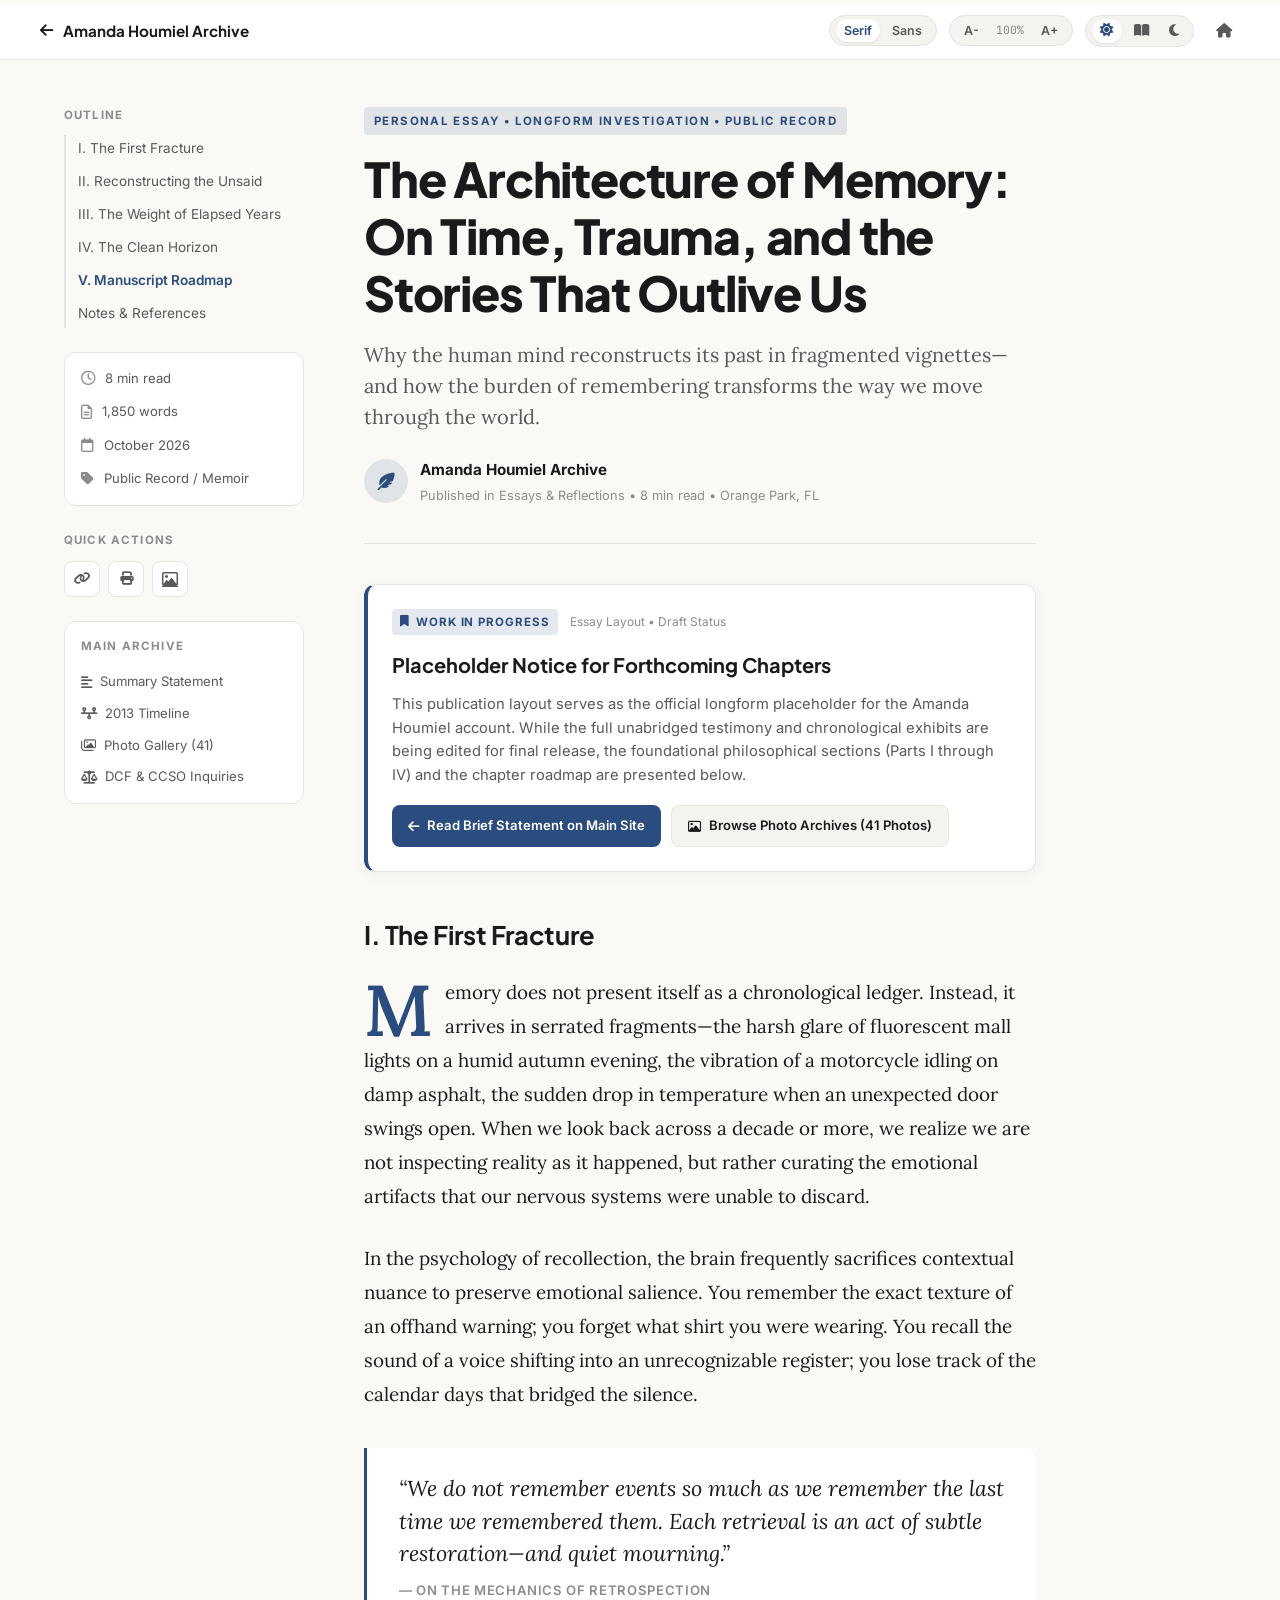
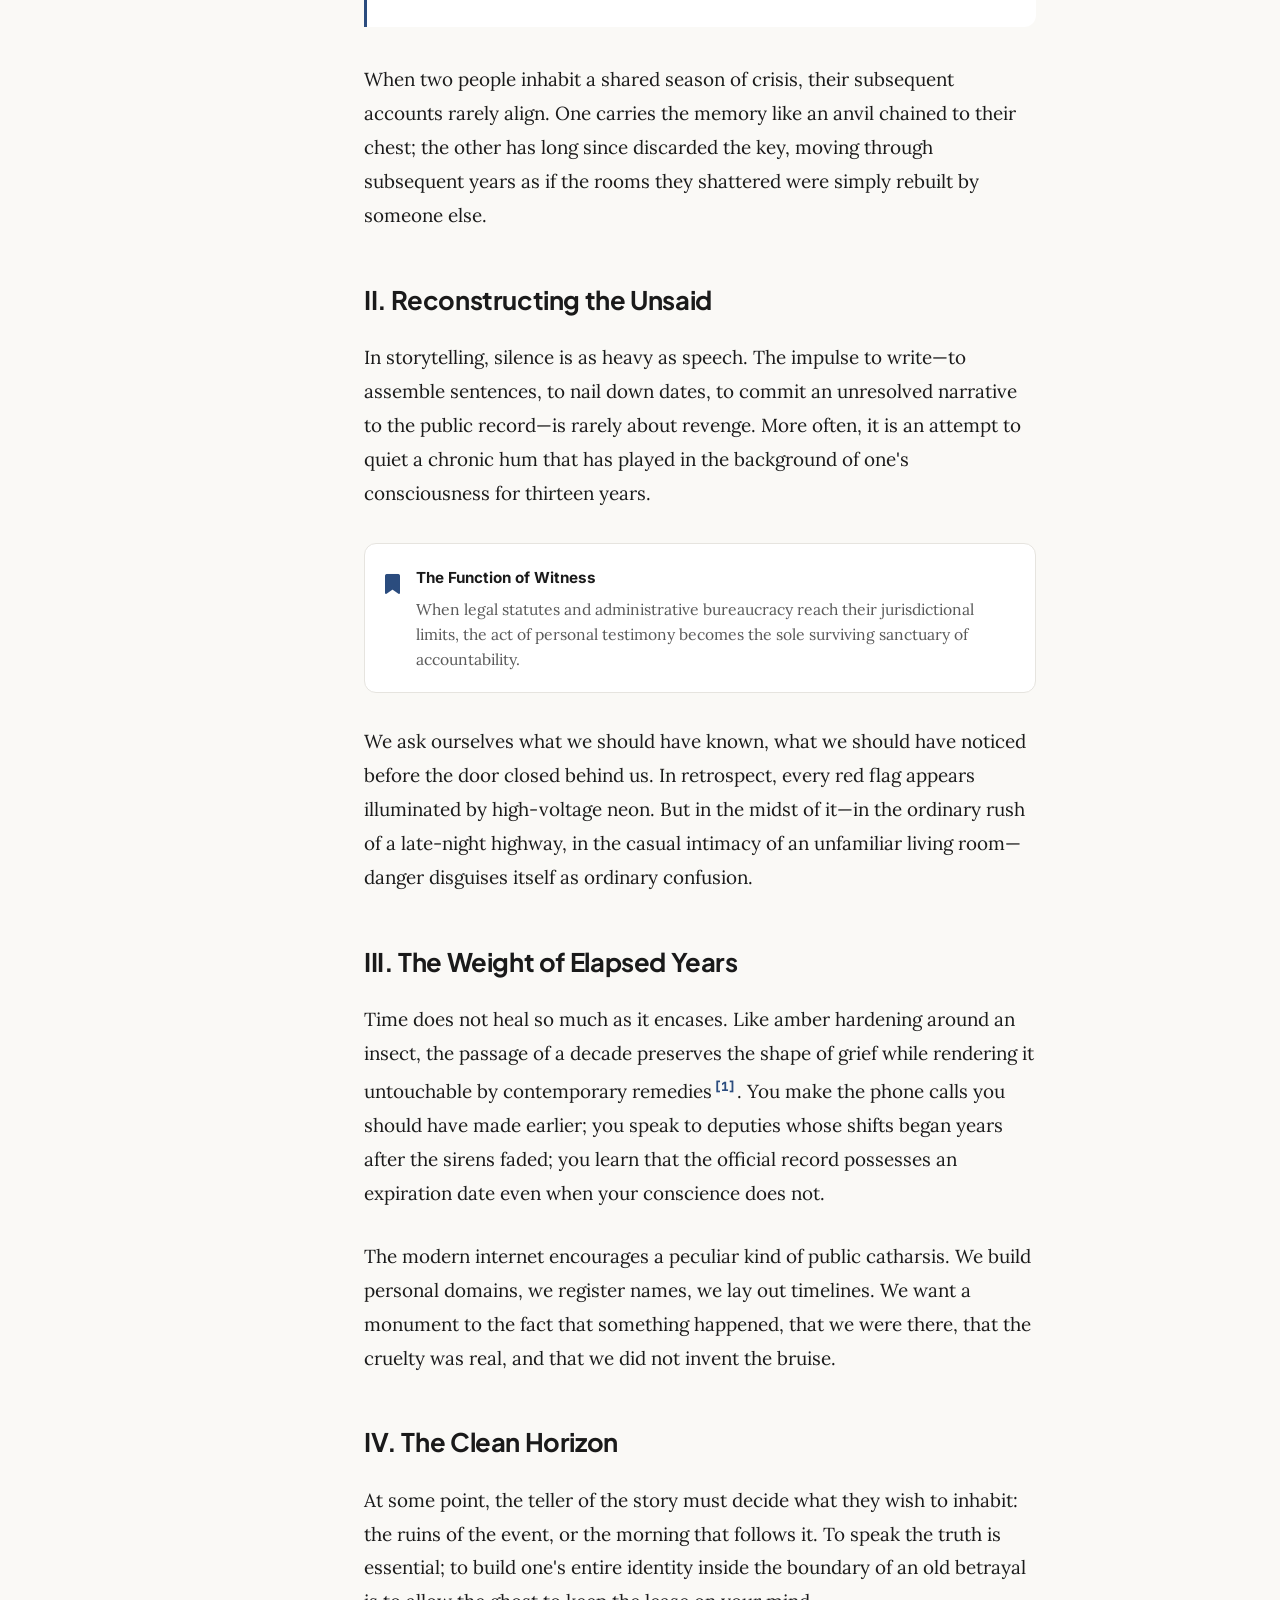
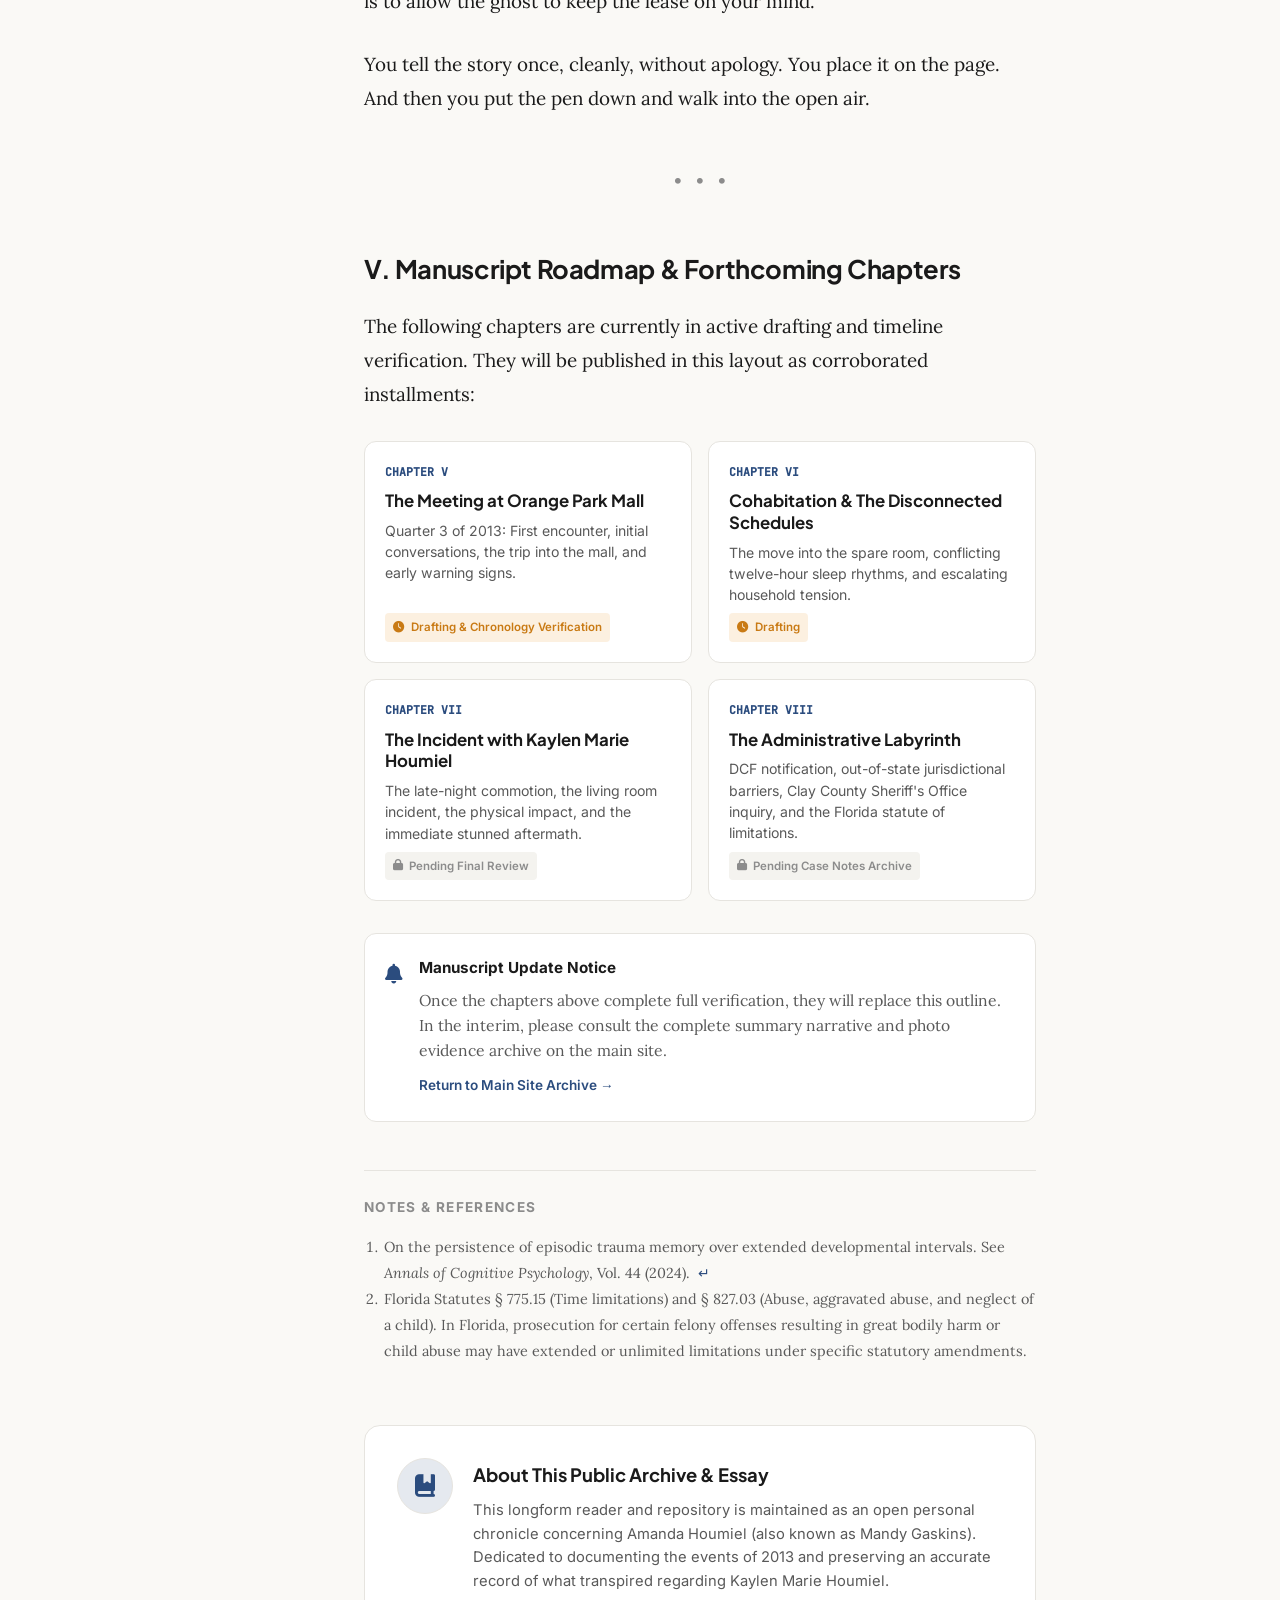
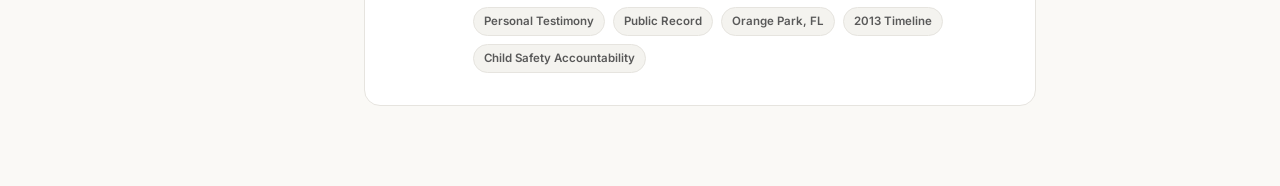
<file: essay.html>
<!DOCTYPE html>
<html lang="en" data-theme="light" data-font="serif" data-size="normal">
<head>
  <meta charset="UTF-8" />
  <meta name="viewport" content="width=device-width, initial-scale=1.0" />
  <title>The Architecture of Memory | Amanda Houmiel Archive Essay</title>
  <meta name="description" content="A longform personal essay and editorial record examining recollection, trauma, accountability, and the passage of thirteen years." />

  <!-- Local Typography & Icon Assets (Self-Hosted) -->
  <link rel="stylesheet" href="css/fonts.css" />
  <link rel="stylesheet" href="css/fontawesome.min.css" />
  <link rel="stylesheet" href="essay.css" />
</head>
<body>
  <!-- Reading Progress Bar -->
  <div class="reading-progress-track">
    <div class="reading-progress-fill" id="readingProgress"></div>
  </div>

  <!-- Editorial Top Navigation Bar -->
  <header class="editorial-header">
    <div class="header-inner">
      <a href="index.html" class="publication-brand" title="Return to Main Archive & Photos">
        <i class="fa-solid fa-arrow-left"></i>
        <span>Amanda Houmiel Archive</span>
      </a>

      <!-- Quick Reading Tools -->
      <div class="reading-controls">
        <!-- Font Family Toggle -->
        <div class="control-group" title="Toggle Font Style">
          <button class="tool-btn font-toggle active" data-font="serif" id="fontSerifBtn">Serif</button>
          <button class="tool-btn font-toggle" data-font="sans" id="fontSansBtn">Sans</button>
        </div>

        <!-- Font Size Stepper -->
        <div class="control-group" title="Adjust Text Size">
          <button class="tool-btn" id="fontDecBtn" aria-label="Decrease font size">A-</button>
          <span class="size-label" id="sizeLabel">100%</span>
          <button class="tool-btn" id="fontIncBtn" aria-label="Increase font size">A+</button>
        </div>

        <!-- Theme Switcher (Light / Sepia / Dark) -->
        <div class="control-group theme-group">
          <button class="tool-btn theme-btn active" data-theme="light" title="Light paper mode">
            <i class="fa-solid fa-sun"></i>
          </button>
          <button class="tool-btn theme-btn" data-theme="sepia" title="Sepia warm mode">
            <i class="fa-solid fa-book-open"></i>
          </button>
          <button class="tool-btn theme-btn" data-theme="dark" title="Night dark mode">
            <i class="fa-solid fa-moon"></i>
          </button>
        </div>

        <!-- Return to Home Link -->
        <a href="index.html" class="tool-btn home-return-btn" title="Back to Main Overview">
          <i class="fa-solid fa-house"></i>
        </a>
      </div>
    </div>
  </header>

  <!-- Main Essay Layout Container -->
  <div class="essay-layout-wrapper">
    <div class="essay-grid">
      <!-- Sticky Editorial Sidebar (TOC & Meta) -->
      <aside class="editorial-sidebar">
        <div class="sidebar-sticky-panel">
          <div class="sidebar-section">
            <span class="sidebar-heading">Outline</span>
            <nav class="toc-nav" id="tocNav">
              <a href="#prologue" class="toc-link active">I. The First Fracture</a>
              <a href="#reconstruction" class="toc-link">II. Reconstructing the Unsaid</a>
              <a href="#elapsed-years" class="toc-link">III. The Weight of Elapsed Years</a>
              <a href="#resolution" class="toc-link">IV. The Clean Horizon</a>
              <a href="#manuscript-notes" class="toc-link">V. Manuscript Roadmap</a>
              <a href="#notes" class="toc-link">Notes &amp; References</a>
            </nav>
          </div>

          <div class="sidebar-section stats-box">
            <div class="stat-item">
              <i class="fa-regular fa-clock"></i>
              <span>8 min read</span>
            </div>
            <div class="stat-item">
              <i class="fa-regular fa-file-lines"></i>
              <span>1,850 words</span>
            </div>
            <div class="stat-item">
              <i class="fa-regular fa-calendar"></i>
              <span>October 2026</span>
            </div>
            <div class="stat-item">
              <i class="fa-solid fa-tag"></i>
              <span>Public Record / Memoir</span>
            </div>
          </div>

          <div class="sidebar-section share-box">
            <span class="sidebar-heading">Quick Actions</span>
            <div class="share-btn-row">
              <button class="share-btn" onclick="navigator.clipboard?.writeText(window.location.href); alert('Link copied to clipboard!');" title="Copy Link">
                <i class="fa-solid fa-link"></i>
              </button>
              <button class="share-btn" onclick="window.print()" title="Print Essay">
                <i class="fa-solid fa-print"></i>
              </button>
              <a href="index.html#gallery" class="share-btn" title="View Photo Archive">
                <i class="fa-regular fa-image"></i>
              </a>
            </div>
          </div>

          <div class="sidebar-section archive-nav-box">
            <span class="sidebar-heading">Main Archive</span>
            <ul class="archive-nav-list">
              <li><a href="index.html#statement"><i class="fa-solid fa-align-left"></i> Summary Statement</a></li>
              <li><a href="index.html#timeline"><i class="fa-solid fa-timeline"></i> 2013 Timeline</a></li>
              <li><a href="index.html#gallery"><i class="fa-regular fa-images"></i> Photo Gallery (41)</a></li>
              <li><a href="index.html#inquiries"><i class="fa-solid fa-scale-balanced"></i> DCF &amp; CCSO Inquiries</a></li>
            </ul>
          </div>
        </div>
      </aside>

      <!-- Main Article Column -->
      <main class="essay-article-container">
        <article class="essay-article">
          <!-- Article Masthead -->
          <header class="article-masthead">
            <div class="kicker-pill">Personal Essay &bull; Longform Investigation &bull; Public Record</div>
            <h1 class="article-title">The Architecture of Memory: On Time, Trauma, and the Stories That Outlive Us</h1>
            <p class="article-deck">
              Why the human mind reconstructs its past in fragmented vignettes—and how the burden of remembering transforms the way we move through the world.
            </p>

            <div class="article-byline">
              <div class="author-avatar">
                <i class="fa-solid fa-feather-pointed"></i>
              </div>
              <div class="byline-meta">
                <span class="author-name">Amanda Houmiel Archive</span>
                <span class="pub-date">Published in Essays &amp; Reflections &bull; 8 min read &bull; Orange Park, FL</span>
              </div>
            </div>
          </header>

          <!-- Editorial Status Banner / Placeholder Callout -->
          <div class="essay-status-banner">
            <div class="status-banner-header">
              <span class="status-pill"><i class="fa-solid fa-bookmark"></i> Work in Progress</span>
              <span class="status-meta">Essay Layout &bull; Draft Status</span>
            </div>
            <h3 class="status-title">Placeholder Notice for Forthcoming Chapters</h3>
            <p class="status-desc">
              This publication layout serves as the official longform placeholder for the Amanda Houmiel account. While the full unabridged testimony and chronological exhibits are being edited for final release, the foundational philosophical sections (Parts I through IV) and the chapter roadmap are presented below.
            </p>
            <div class="status-links">
              <a href="index.html#statement" class="banner-btn"><i class="fa-solid fa-arrow-left"></i> Read Brief Statement on Main Site</a>
              <a href="index.html#gallery" class="banner-btn banner-btn-secondary"><i class="fa-regular fa-image"></i> Browse Photo Archives (41 Photos)</a>
            </div>
          </div>

          <!-- Article Content Body -->
          <div class="article-content" id="essayBody">
            <!-- Section I -->
            <section class="essay-section" id="prologue">
              <h2 class="section-subhead">I. The First Fracture</h2>
              <p class="paragraph-dropcap">
                Memory does not present itself as a chronological ledger. Instead, it arrives in serrated fragments—the harsh glare of fluorescent mall lights on a humid autumn evening, the vibration of a motorcycle idling on damp asphalt, the sudden drop in temperature when an unexpected door swings open. When we look back across a decade or more, we realize we are not inspecting reality as it happened, but rather curating the emotional artifacts that our nervous systems were unable to discard.
              </p>
              <p>
                In the psychology of recollection, the brain frequently sacrifices contextual nuance to preserve emotional salience. You remember the exact texture of an offhand warning; you forget what shirt you were wearing. You recall the sound of a voice shifting into an unrecognizable register; you lose track of the calendar days that bridged the silence.
              </p>
              
              <!-- Pull Quote -->
              <figure class="editorial-pullquote">
                <blockquote>
                  &ldquo;We do not remember events so much as we remember the last time we remembered them. Each retrieval is an act of subtle restoration—and quiet mourning.&rdquo;
                </blockquote>
                <figcaption>&mdash; On the Mechanics of Retrospection</figcaption>
              </figure>

              <p>
                When two people inhabit a shared season of crisis, their subsequent accounts rarely align. One carries the memory like an anvil chained to their chest; the other has long since discarded the key, moving through subsequent years as if the rooms they shattered were simply rebuilt by someone else.
              </p>
            </section>

            <!-- Section II -->
            <section class="essay-section" id="reconstruction">
              <h2 class="section-subhead">II. Reconstructing the Unsaid</h2>
              <p>
                In storytelling, silence is as heavy as speech. The impulse to write—to assemble sentences, to nail down dates, to commit an unresolved narrative to the public record—is rarely about revenge. More often, it is an attempt to quiet a chronic hum that has played in the background of one's consciousness for thirteen years.
              </p>
              
              <!-- Callout Reflection Box -->
              <div class="editorial-callout">
                <div class="callout-icon"><i class="fa-solid fa-bookmark"></i></div>
                <div class="callout-body">
                  <strong>The Function of Witness</strong>
                  <p>When legal statutes and administrative bureaucracy reach their jurisdictional limits, the act of personal testimony becomes the sole surviving sanctuary of accountability.</p>
                </div>
              </div>

              <p>
                We ask ourselves what we should have known, what we should have noticed before the door closed behind us. In retrospect, every red flag appears illuminated by high-voltage neon. But in the midst of it—in the ordinary rush of a late-night highway, in the casual intimacy of an unfamiliar living room—danger disguises itself as ordinary confusion.
              </p>
            </section>

            <!-- Section III -->
            <section class="essay-section" id="elapsed-years">
              <h2 class="section-subhead">III. The Weight of Elapsed Years</h2>
              <p>
                Time does not heal so much as it encases. Like amber hardening around an insect, the passage of a decade preserves the shape of grief while rendering it untouchable by contemporary remedies<sup class="footnote-ref"><a href="#fn1" id="fnref1">[1]</a></sup>. You make the phone calls you should have made earlier; you speak to deputies whose shifts began years after the sirens faded; you learn that the official record possesses an expiration date even when your conscience does not.
              </p>
              <p>
                The modern internet encourages a peculiar kind of public catharsis. We build personal domains, we register names, we lay out timelines. We want a monument to the fact that something happened, that we were there, that the cruelty was real, and that we did not invent the bruise.
              </p>
            </section>

            <!-- Section IV -->
            <section class="essay-section" id="resolution">
              <h2 class="section-subhead">IV. The Clean Horizon</h2>
              <p>
                At some point, the teller of the story must decide what they wish to inhabit: the ruins of the event, or the morning that follows it. To speak the truth is essential; to build one's entire identity inside the boundary of an old betrayal is to allow the ghost to keep the lease on your mind.
              </p>
              <p>
                You tell the story once, cleanly, without apology. You place it on the page. And then you put the pen down and walk into the open air.
              </p>

              <!-- Editorial Divider -->
              <div class="editorial-divider" aria-hidden="true">
                <span>&bull;</span>
                <span>&bull;</span>
                <span>&bull;</span>
              </div>
            </section>

            <!-- Section V: Manuscript Roadmap & Forthcoming Chapters (Placeholder) -->
            <section class="essay-section manuscript-roadmap-section" id="manuscript-notes">
              <h2 class="section-subhead">V. Manuscript Roadmap &amp; Forthcoming Chapters</h2>
              <p>
                The following chapters are currently in active drafting and timeline verification. They will be published in this layout as corroborated installments:
              </p>

              <div class="roadmap-grid">
                <div class="roadmap-card">
                  <div class="roadmap-number">Chapter V</div>
                  <h4>The Meeting at Orange Park Mall</h4>
                  <p>Quarter 3 of 2013: First encounter, initial conversations, the trip into the mall, and early warning signs.</p>
                  <span class="roadmap-status in-progress"><i class="fa-solid fa-clock"></i> Drafting &amp; Chronology Verification</span>
                </div>

                <div class="roadmap-card">
                  <div class="roadmap-number">Chapter VI</div>
                  <h4>Cohabitation &amp; The Disconnected Schedules</h4>
                  <p>The move into the spare room, conflicting twelve-hour sleep rhythms, and escalating household tension.</p>
                  <span class="roadmap-status in-progress"><i class="fa-solid fa-clock"></i> Drafting</span>
                </div>

                <div class="roadmap-card">
                  <div class="roadmap-number">Chapter VII</div>
                  <h4>The Incident with Kaylen Marie Houmiel</h4>
                  <p>The late-night commotion, the living room incident, the physical impact, and the immediate stunned aftermath.</p>
                  <span class="roadmap-status queued"><i class="fa-solid fa-lock"></i> Pending Final Review</span>
                </div>

                <div class="roadmap-card">
                  <div class="roadmap-number">Chapter VIII</div>
                  <h4>The Administrative Labyrinth</h4>
                  <p>DCF notification, out-of-state jurisdictional barriers, Clay County Sheriff's Office inquiry, and the Florida statute of limitations.</p>
                  <span class="roadmap-status queued"><i class="fa-solid fa-lock"></i> Pending Case Notes Archive</span>
                </div>
              </div>

              <!-- Notification Sign-up / Contact Placeholder -->
              <div class="editorial-callout update-box">
                <div class="callout-icon"><i class="fa-solid fa-bell"></i></div>
                <div class="callout-body">
                  <strong>Manuscript Update Notice</strong>
                  <p>
                    Once the chapters above complete full verification, they will replace this outline. In the interim, please consult the complete summary narrative and photo evidence archive on the main site.
                  </p>
                  <a href="index.html" class="status-link-inline">Return to Main Site Archive &rarr;</a>
                </div>
              </div>
            </section>

            <!-- Footnotes & References -->
            <section class="essay-section footnotes-section" id="notes">
              <h3 class="footnotes-title">Notes &amp; References</h3>
              <ol class="footnotes-list">
                <li id="fn1">
                  On the persistence of episodic trauma memory over extended developmental intervals. See <em>Annals of Cognitive Psychology</em>, Vol. 44 (2024).
                  <a href="#fnref1" class="footnote-back" title="Jump back to text">&crarr;</a>
                </li>
                <li id="fn2">
                  Florida Statutes § 775.15 (Time limitations) and § 827.03 (Abuse, aggravated abuse, and neglect of a child). In Florida, prosecution for certain felony offenses resulting in great bodily harm or child abuse may have extended or unlimited limitations under specific statutory amendments.
                </li>
              </ol>
            </section>

            <!-- Author Card & Article Footer -->
            <footer class="article-footer-card">
              <div class="author-card-inner">
                <div class="author-avatar-lg">
                  <i class="fa-solid fa-book-bookmark"></i>
                </div>
                <div class="author-bio-content">
                  <h4>About This Public Archive &amp; Essay</h4>
                  <p>
                    This longform reader and repository is maintained as an open personal chronicle concerning Amanda Houmiel (also known as Mandy Gaskins). Dedicated to documenting the events of 2013 and preserving an accurate record of what transpired regarding Kaylen Marie Houmiel.
                  </p>
                  <div class="author-tags">
                    <span class="tag-pill">Personal Testimony</span>
                    <span class="tag-pill">Public Record</span>
                    <span class="tag-pill">Orange Park, FL</span>
                    <span class="tag-pill">2013 Timeline</span>
                    <span class="tag-pill">Child Safety Accountability</span>
                  </div>
                </div>
              </div>
            </footer>
          </div>
        </article>
      </main>
    </div>
  </div>

  <!-- Back to Top Floating Button -->
  <button class="back-to-top" id="backToTop" aria-label="Back to top">
    <i class="fa-solid fa-arrow-up"></i>
  </button>

  <script src="essay.js"></script>
</body>
</html>
</file>
<file: css/fonts.css>
/* cyrillic-ext */
@font-face {
  font-family: 'Inter';
  font-style: normal;
  font-weight: 400;
  font-display: swap;
  src: url(../fonts/inter-UcC73FwrK3iLTeHuS_nVMrMxCp50SjIa2JL7SUc.woff2) format('woff2');
  unicode-range: U+0460-052F, U+1C80-1C8A, U+20B4, U+2DE0-2DFF, U+A640-A69F, U+FE2E-FE2F;
}
/* cyrillic */
@font-face {
  font-family: 'Inter';
  font-style: normal;
  font-weight: 400;
  font-display: swap;
  src: url(../fonts/inter-UcC73FwrK3iLTeHuS_nVMrMxCp50SjIa0ZL7SUc.woff2) format('woff2');
  unicode-range: U+0301, U+0400-045F, U+0490-0491, U+04B0-04B1, U+2116;
}
/* greek-ext */
@font-face {
  font-family: 'Inter';
  font-style: normal;
  font-weight: 400;
  font-display: swap;
  src: url(../fonts/inter-UcC73FwrK3iLTeHuS_nVMrMxCp50SjIa2ZL7SUc.woff2) format('woff2');
  unicode-range: U+1F00-1FFF;
}
/* greek */
@font-face {
  font-family: 'Inter';
  font-style: normal;
  font-weight: 400;
  font-display: swap;
  src: url(../fonts/inter-UcC73FwrK3iLTeHuS_nVMrMxCp50SjIa1pL7SUc.woff2) format('woff2');
  unicode-range: U+0370-0377, U+037A-037F, U+0384-038A, U+038C, U+038E-03A1, U+03A3-03FF;
}
/* vietnamese */
@font-face {
  font-family: 'Inter';
  font-style: normal;
  font-weight: 400;
  font-display: swap;
  src: url(../fonts/inter-UcC73FwrK3iLTeHuS_nVMrMxCp50SjIa2pL7SUc.woff2) format('woff2');
  unicode-range: U+0102-0103, U+0110-0111, U+0128-0129, U+0168-0169, U+01A0-01A1, U+01AF-01B0, U+0300-0301, U+0303-0304, U+0308-0309, U+0323, U+0329, U+1EA0-1EF9, U+20AB;
}
/* latin-ext */
@font-face {
  font-family: 'Inter';
  font-style: normal;
  font-weight: 400;
  font-display: swap;
  src: url(../fonts/inter-UcC73FwrK3iLTeHuS_nVMrMxCp50SjIa25L7SUc.woff2) format('woff2');
  unicode-range: U+0100-02BA, U+02BD-02C5, U+02C7-02CC, U+02CE-02D7, U+02DD-02FF, U+0304, U+0308, U+0329, U+1D00-1DBF, U+1E00-1E9F, U+1EF2-1EFF, U+2020, U+20A0-20AB, U+20AD-20C4, U+2113, U+2C60-2C7F, U+A720-A7FF;
}
/* latin */
@font-face {
  font-family: 'Inter';
  font-style: normal;
  font-weight: 400;
  font-display: swap;
  src: url(../fonts/inter-UcC73FwrK3iLTeHuS_nVMrMxCp50SjIa1ZL7.woff2) format('woff2');
  unicode-range: U+0000-00FF, U+0131, U+0152-0153, U+02BB-02BC, U+02C6, U+02DA, U+02DC, U+0304, U+0308, U+0329, U+2000-206F, U+20AC, U+2122, U+2191, U+2193, U+2212, U+2215, U+FEFF, U+FFFD;
}
/* cyrillic-ext */
@font-face {
  font-family: 'Inter';
  font-style: normal;
  font-weight: 500;
  font-display: swap;
  src: url(../fonts/inter-UcC73FwrK3iLTeHuS_nVMrMxCp50SjIa2JL7SUc.woff2) format('woff2');
  unicode-range: U+0460-052F, U+1C80-1C8A, U+20B4, U+2DE0-2DFF, U+A640-A69F, U+FE2E-FE2F;
}
/* cyrillic */
@font-face {
  font-family: 'Inter';
  font-style: normal;
  font-weight: 500;
  font-display: swap;
  src: url(../fonts/inter-UcC73FwrK3iLTeHuS_nVMrMxCp50SjIa0ZL7SUc.woff2) format('woff2');
  unicode-range: U+0301, U+0400-045F, U+0490-0491, U+04B0-04B1, U+2116;
}
/* greek-ext */
@font-face {
  font-family: 'Inter';
  font-style: normal;
  font-weight: 500;
  font-display: swap;
  src: url(../fonts/inter-UcC73FwrK3iLTeHuS_nVMrMxCp50SjIa2ZL7SUc.woff2) format('woff2');
  unicode-range: U+1F00-1FFF;
}
/* greek */
@font-face {
  font-family: 'Inter';
  font-style: normal;
  font-weight: 500;
  font-display: swap;
  src: url(../fonts/inter-UcC73FwrK3iLTeHuS_nVMrMxCp50SjIa1pL7SUc.woff2) format('woff2');
  unicode-range: U+0370-0377, U+037A-037F, U+0384-038A, U+038C, U+038E-03A1, U+03A3-03FF;
}
/* vietnamese */
@font-face {
  font-family: 'Inter';
  font-style: normal;
  font-weight: 500;
  font-display: swap;
  src: url(../fonts/inter-UcC73FwrK3iLTeHuS_nVMrMxCp50SjIa2pL7SUc.woff2) format('woff2');
  unicode-range: U+0102-0103, U+0110-0111, U+0128-0129, U+0168-0169, U+01A0-01A1, U+01AF-01B0, U+0300-0301, U+0303-0304, U+0308-0309, U+0323, U+0329, U+1EA0-1EF9, U+20AB;
}
/* latin-ext */
@font-face {
  font-family: 'Inter';
  font-style: normal;
  font-weight: 500;
  font-display: swap;
  src: url(../fonts/inter-UcC73FwrK3iLTeHuS_nVMrMxCp50SjIa25L7SUc.woff2) format('woff2');
  unicode-range: U+0100-02BA, U+02BD-02C5, U+02C7-02CC, U+02CE-02D7, U+02DD-02FF, U+0304, U+0308, U+0329, U+1D00-1DBF, U+1E00-1E9F, U+1EF2-1EFF, U+2020, U+20A0-20AB, U+20AD-20C4, U+2113, U+2C60-2C7F, U+A720-A7FF;
}
/* latin */
@font-face {
  font-family: 'Inter';
  font-style: normal;
  font-weight: 500;
  font-display: swap;
  src: url(../fonts/inter-UcC73FwrK3iLTeHuS_nVMrMxCp50SjIa1ZL7.woff2) format('woff2');
  unicode-range: U+0000-00FF, U+0131, U+0152-0153, U+02BB-02BC, U+02C6, U+02DA, U+02DC, U+0304, U+0308, U+0329, U+2000-206F, U+20AC, U+2122, U+2191, U+2193, U+2212, U+2215, U+FEFF, U+FFFD;
}
/* cyrillic-ext */
@font-face {
  font-family: 'Inter';
  font-style: normal;
  font-weight: 600;
  font-display: swap;
  src: url(../fonts/inter-UcC73FwrK3iLTeHuS_nVMrMxCp50SjIa2JL7SUc.woff2) format('woff2');
  unicode-range: U+0460-052F, U+1C80-1C8A, U+20B4, U+2DE0-2DFF, U+A640-A69F, U+FE2E-FE2F;
}
/* cyrillic */
@font-face {
  font-family: 'Inter';
  font-style: normal;
  font-weight: 600;
  font-display: swap;
  src: url(../fonts/inter-UcC73FwrK3iLTeHuS_nVMrMxCp50SjIa0ZL7SUc.woff2) format('woff2');
  unicode-range: U+0301, U+0400-045F, U+0490-0491, U+04B0-04B1, U+2116;
}
/* greek-ext */
@font-face {
  font-family: 'Inter';
  font-style: normal;
  font-weight: 600;
  font-display: swap;
  src: url(../fonts/inter-UcC73FwrK3iLTeHuS_nVMrMxCp50SjIa2ZL7SUc.woff2) format('woff2');
  unicode-range: U+1F00-1FFF;
}
/* greek */
@font-face {
  font-family: 'Inter';
  font-style: normal;
  font-weight: 600;
  font-display: swap;
  src: url(../fonts/inter-UcC73FwrK3iLTeHuS_nVMrMxCp50SjIa1pL7SUc.woff2) format('woff2');
  unicode-range: U+0370-0377, U+037A-037F, U+0384-038A, U+038C, U+038E-03A1, U+03A3-03FF;
}
/* vietnamese */
@font-face {
  font-family: 'Inter';
  font-style: normal;
  font-weight: 600;
  font-display: swap;
  src: url(../fonts/inter-UcC73FwrK3iLTeHuS_nVMrMxCp50SjIa2pL7SUc.woff2) format('woff2');
  unicode-range: U+0102-0103, U+0110-0111, U+0128-0129, U+0168-0169, U+01A0-01A1, U+01AF-01B0, U+0300-0301, U+0303-0304, U+0308-0309, U+0323, U+0329, U+1EA0-1EF9, U+20AB;
}
/* latin-ext */
@font-face {
  font-family: 'Inter';
  font-style: normal;
  font-weight: 600;
  font-display: swap;
  src: url(../fonts/inter-UcC73FwrK3iLTeHuS_nVMrMxCp50SjIa25L7SUc.woff2) format('woff2');
  unicode-range: U+0100-02BA, U+02BD-02C5, U+02C7-02CC, U+02CE-02D7, U+02DD-02FF, U+0304, U+0308, U+0329, U+1D00-1DBF, U+1E00-1E9F, U+1EF2-1EFF, U+2020, U+20A0-20AB, U+20AD-20C4, U+2113, U+2C60-2C7F, U+A720-A7FF;
}
/* latin */
@font-face {
  font-family: 'Inter';
  font-style: normal;
  font-weight: 600;
  font-display: swap;
  src: url(../fonts/inter-UcC73FwrK3iLTeHuS_nVMrMxCp50SjIa1ZL7.woff2) format('woff2');
  unicode-range: U+0000-00FF, U+0131, U+0152-0153, U+02BB-02BC, U+02C6, U+02DA, U+02DC, U+0304, U+0308, U+0329, U+2000-206F, U+20AC, U+2122, U+2191, U+2193, U+2212, U+2215, U+FEFF, U+FFFD;
}
/* cyrillic-ext */
@font-face {
  font-family: 'Inter';
  font-style: normal;
  font-weight: 700;
  font-display: swap;
  src: url(../fonts/inter-UcC73FwrK3iLTeHuS_nVMrMxCp50SjIa2JL7SUc.woff2) format('woff2');
  unicode-range: U+0460-052F, U+1C80-1C8A, U+20B4, U+2DE0-2DFF, U+A640-A69F, U+FE2E-FE2F;
}
/* cyrillic */
@font-face {
  font-family: 'Inter';
  font-style: normal;
  font-weight: 700;
  font-display: swap;
  src: url(../fonts/inter-UcC73FwrK3iLTeHuS_nVMrMxCp50SjIa0ZL7SUc.woff2) format('woff2');
  unicode-range: U+0301, U+0400-045F, U+0490-0491, U+04B0-04B1, U+2116;
}
/* greek-ext */
@font-face {
  font-family: 'Inter';
  font-style: normal;
  font-weight: 700;
  font-display: swap;
  src: url(../fonts/inter-UcC73FwrK3iLTeHuS_nVMrMxCp50SjIa2ZL7SUc.woff2) format('woff2');
  unicode-range: U+1F00-1FFF;
}
/* greek */
@font-face {
  font-family: 'Inter';
  font-style: normal;
  font-weight: 700;
  font-display: swap;
  src: url(../fonts/inter-UcC73FwrK3iLTeHuS_nVMrMxCp50SjIa1pL7SUc.woff2) format('woff2');
  unicode-range: U+0370-0377, U+037A-037F, U+0384-038A, U+038C, U+038E-03A1, U+03A3-03FF;
}
/* vietnamese */
@font-face {
  font-family: 'Inter';
  font-style: normal;
  font-weight: 700;
  font-display: swap;
  src: url(../fonts/inter-UcC73FwrK3iLTeHuS_nVMrMxCp50SjIa2pL7SUc.woff2) format('woff2');
  unicode-range: U+0102-0103, U+0110-0111, U+0128-0129, U+0168-0169, U+01A0-01A1, U+01AF-01B0, U+0300-0301, U+0303-0304, U+0308-0309, U+0323, U+0329, U+1EA0-1EF9, U+20AB;
}
/* latin-ext */
@font-face {
  font-family: 'Inter';
  font-style: normal;
  font-weight: 700;
  font-display: swap;
  src: url(../fonts/inter-UcC73FwrK3iLTeHuS_nVMrMxCp50SjIa25L7SUc.woff2) format('woff2');
  unicode-range: U+0100-02BA, U+02BD-02C5, U+02C7-02CC, U+02CE-02D7, U+02DD-02FF, U+0304, U+0308, U+0329, U+1D00-1DBF, U+1E00-1E9F, U+1EF2-1EFF, U+2020, U+20A0-20AB, U+20AD-20C4, U+2113, U+2C60-2C7F, U+A720-A7FF;
}
/* latin */
@font-face {
  font-family: 'Inter';
  font-style: normal;
  font-weight: 700;
  font-display: swap;
  src: url(../fonts/inter-UcC73FwrK3iLTeHuS_nVMrMxCp50SjIa1ZL7.woff2) format('woff2');
  unicode-range: U+0000-00FF, U+0131, U+0152-0153, U+02BB-02BC, U+02C6, U+02DA, U+02DC, U+0304, U+0308, U+0329, U+2000-206F, U+20AC, U+2122, U+2191, U+2193, U+2212, U+2215, U+FEFF, U+FFFD;
}
/* cyrillic-ext */
@font-face {
  font-family: 'JetBrains Mono';
  font-style: normal;
  font-weight: 400;
  font-display: swap;
  src: url(../fonts/jetbrainsmono-tDbv2o-flEEny0FZhsfKu5WU4zr3E_BX0PnT8RD8yKwBNntkaToggR7BYRbKPx3cwhsk.woff2) format('woff2');
  unicode-range: U+0460-052F, U+1C80-1C8A, U+20B4, U+2DE0-2DFF, U+A640-A69F, U+FE2E-FE2F;
}
/* cyrillic */
@font-face {
  font-family: 'JetBrains Mono';
  font-style: normal;
  font-weight: 400;
  font-display: swap;
  src: url(../fonts/jetbrainsmono-tDbv2o-flEEny0FZhsfKu5WU4zr3E_BX0PnT8RD8yKwBNntkaToggR7BYRbKPxTcwhsk.woff2) format('woff2');
  unicode-range: U+0301, U+0400-045F, U+0490-0491, U+04B0-04B1, U+2116;
}
/* greek */
@font-face {
  font-family: 'JetBrains Mono';
  font-style: normal;
  font-weight: 400;
  font-display: swap;
  src: url(../fonts/jetbrainsmono-tDbv2o-flEEny0FZhsfKu5WU4zr3E_BX0PnT8RD8yKwBNntkaToggR7BYRbKPxPcwhsk.woff2) format('woff2');
  unicode-range: U+0370-0377, U+037A-037F, U+0384-038A, U+038C, U+038E-03A1, U+03A3-03FF;
}
/* vietnamese */
@font-face {
  font-family: 'JetBrains Mono';
  font-style: normal;
  font-weight: 400;
  font-display: swap;
  src: url(../fonts/jetbrainsmono-tDbv2o-flEEny0FZhsfKu5WU4zr3E_BX0PnT8RD8yKwBNntkaToggR7BYRbKPx_cwhsk.woff2) format('woff2');
  unicode-range: U+0102-0103, U+0110-0111, U+0128-0129, U+0168-0169, U+01A0-01A1, U+01AF-01B0, U+0300-0301, U+0303-0304, U+0308-0309, U+0323, U+0329, U+1EA0-1EF9, U+20AB;
}
/* latin-ext */
@font-face {
  font-family: 'JetBrains Mono';
  font-style: normal;
  font-weight: 400;
  font-display: swap;
  src: url(../fonts/jetbrainsmono-tDbv2o-flEEny0FZhsfKu5WU4zr3E_BX0PnT8RD8yKwBNntkaToggR7BYRbKPx7cwhsk.woff2) format('woff2');
  unicode-range: U+0100-02BA, U+02BD-02C5, U+02C7-02CC, U+02CE-02D7, U+02DD-02FF, U+0304, U+0308, U+0329, U+1D00-1DBF, U+1E00-1E9F, U+1EF2-1EFF, U+2020, U+20A0-20AB, U+20AD-20C4, U+2113, U+2C60-2C7F, U+A720-A7FF;
}
/* latin */
@font-face {
  font-family: 'JetBrains Mono';
  font-style: normal;
  font-weight: 400;
  font-display: swap;
  src: url(../fonts/jetbrainsmono-tDbv2o-flEEny0FZhsfKu5WU4zr3E_BX0PnT8RD8yKwBNntkaToggR7BYRbKPxDcwg.woff2) format('woff2');
  unicode-range: U+0000-00FF, U+0131, U+0152-0153, U+02BB-02BC, U+02C6, U+02DA, U+02DC, U+0304, U+0308, U+0329, U+2000-206F, U+20AC, U+2122, U+2191, U+2193, U+2212, U+2215, U+FEFF, U+FFFD;
}
/* cyrillic-ext */
@font-face {
  font-family: 'JetBrains Mono';
  font-style: normal;
  font-weight: 500;
  font-display: swap;
  src: url(../fonts/jetbrainsmono-tDbv2o-flEEny0FZhsfKu5WU4zr3E_BX0PnT8RD8yKwBNntkaToggR7BYRbKPx3cwhsk.woff2) format('woff2');
  unicode-range: U+0460-052F, U+1C80-1C8A, U+20B4, U+2DE0-2DFF, U+A640-A69F, U+FE2E-FE2F;
}
/* cyrillic */
@font-face {
  font-family: 'JetBrains Mono';
  font-style: normal;
  font-weight: 500;
  font-display: swap;
  src: url(../fonts/jetbrainsmono-tDbv2o-flEEny0FZhsfKu5WU4zr3E_BX0PnT8RD8yKwBNntkaToggR7BYRbKPxTcwhsk.woff2) format('woff2');
  unicode-range: U+0301, U+0400-045F, U+0490-0491, U+04B0-04B1, U+2116;
}
/* greek */
@font-face {
  font-family: 'JetBrains Mono';
  font-style: normal;
  font-weight: 500;
  font-display: swap;
  src: url(../fonts/jetbrainsmono-tDbv2o-flEEny0FZhsfKu5WU4zr3E_BX0PnT8RD8yKwBNntkaToggR7BYRbKPxPcwhsk.woff2) format('woff2');
  unicode-range: U+0370-0377, U+037A-037F, U+0384-038A, U+038C, U+038E-03A1, U+03A3-03FF;
}
/* vietnamese */
@font-face {
  font-family: 'JetBrains Mono';
  font-style: normal;
  font-weight: 500;
  font-display: swap;
  src: url(../fonts/jetbrainsmono-tDbv2o-flEEny0FZhsfKu5WU4zr3E_BX0PnT8RD8yKwBNntkaToggR7BYRbKPx_cwhsk.woff2) format('woff2');
  unicode-range: U+0102-0103, U+0110-0111, U+0128-0129, U+0168-0169, U+01A0-01A1, U+01AF-01B0, U+0300-0301, U+0303-0304, U+0308-0309, U+0323, U+0329, U+1EA0-1EF9, U+20AB;
}
/* latin-ext */
@font-face {
  font-family: 'JetBrains Mono';
  font-style: normal;
  font-weight: 500;
  font-display: swap;
  src: url(../fonts/jetbrainsmono-tDbv2o-flEEny0FZhsfKu5WU4zr3E_BX0PnT8RD8yKwBNntkaToggR7BYRbKPx7cwhsk.woff2) format('woff2');
  unicode-range: U+0100-02BA, U+02BD-02C5, U+02C7-02CC, U+02CE-02D7, U+02DD-02FF, U+0304, U+0308, U+0329, U+1D00-1DBF, U+1E00-1E9F, U+1EF2-1EFF, U+2020, U+20A0-20AB, U+20AD-20C4, U+2113, U+2C60-2C7F, U+A720-A7FF;
}
/* latin */
@font-face {
  font-family: 'JetBrains Mono';
  font-style: normal;
  font-weight: 500;
  font-display: swap;
  src: url(../fonts/jetbrainsmono-tDbv2o-flEEny0FZhsfKu5WU4zr3E_BX0PnT8RD8yKwBNntkaToggR7BYRbKPxDcwg.woff2) format('woff2');
  unicode-range: U+0000-00FF, U+0131, U+0152-0153, U+02BB-02BC, U+02C6, U+02DA, U+02DC, U+0304, U+0308, U+0329, U+2000-206F, U+20AC, U+2122, U+2191, U+2193, U+2212, U+2215, U+FEFF, U+FFFD;
}
/* cyrillic-ext */
@font-face {
  font-family: 'Lora';
  font-style: italic;
  font-weight: 400;
  font-display: swap;
  src: url(../fonts/lora-0QIhMX1D_JOuMw_LLPtLp_A.woff2) format('woff2');
  unicode-range: U+0460-052F, U+1C80-1C8A, U+20B4, U+2DE0-2DFF, U+A640-A69F, U+FE2E-FE2F;
}
/* cyrillic */
@font-face {
  font-family: 'Lora';
  font-style: italic;
  font-weight: 400;
  font-display: swap;
  src: url(../fonts/lora-0QIhMX1D_JOuMw_LJftLp_A.woff2) format('woff2');
  unicode-range: U+0301, U+0400-045F, U+0490-0491, U+04B0-04B1, U+2116;
}
/* math */
@font-face {
  font-family: 'Lora';
  font-style: italic;
  font-weight: 400;
  font-display: swap;
  src: url(../fonts/lora-0QIhMX1D_JOuMw_LXftLp_A.woff2) format('woff2');
  unicode-range: U+0302-0303, U+0305, U+0307-0308, U+0310, U+0312, U+0315, U+031A, U+0326-0327, U+032C, U+032F-0330, U+0332-0333, U+0338, U+033A, U+0346, U+034D, U+0391-03A1, U+03A3-03A9, U+03B1-03C9, U+03D1, U+03D5-03D6, U+03F0-03F1, U+03F4-03F5, U+2016-2017, U+2034-2038, U+203C, U+2040, U+2043, U+2047, U+2050, U+2057, U+205F, U+2070-2071, U+2074-209F, U+20D0-20DC, U+20E1, U+20E5-20EF, U+2100-2112, U+2114-2115, U+2117-2121, U+2123-214F, U+2190, U+2192, U+2194-21AE, U+21B0-21E5, U+21F1-21F2, U+21F4-2211, U+2213-2214, U+2216-22FF, U+2308-230B, U+2310, U+2319, U+231C-2321, U+2336-237A, U+237C, U+2395, U+239B-23B7, U+23D0, U+23DC-23E1, U+2474-2475, U+25AF, U+25B3, U+25B7, U+25BD, U+25C1, U+25CA, U+25CC, U+25FB, U+266D-266F, U+27C0-27FF, U+2900-2AFF, U+2B0E-2B11, U+2B30-2B4C, U+2BFE, U+3030, U+FF5B, U+FF5D, U+1D400-1D7FF, U+1EE00-1EEFF;
}
/* symbols */
@font-face {
  font-family: 'Lora';
  font-style: italic;
  font-weight: 400;
  font-display: swap;
  src: url(../fonts/lora-0QIhMX1D_JOuMw_LT_tLp_A.woff2) format('woff2');
  unicode-range: U+0001-000C, U+000E-001F, U+007F-009F, U+20DD-20E0, U+20E2-20E4, U+2150-218F, U+2190, U+2192, U+2194-2199, U+21AF, U+21E6-21F0, U+21F3, U+2218-2219, U+2299, U+22C4-22C6, U+2300-243F, U+2440-244A, U+2460-24FF, U+25A0-27BF, U+2800-28FF, U+2921-2922, U+2981, U+29BF, U+29EB, U+2B00-2BFF, U+4DC0-4DFF, U+FFF9-FFFB, U+10140-1018E, U+10190-1019C, U+101A0, U+101D0-101FD, U+102E0-102FB, U+10E60-10E7E, U+1D2C0-1D2D3, U+1D2E0-1D37F, U+1F000-1F0FF, U+1F100-1F1AE, U+1F1E6-1F1FF, U+1F30D-1F30F, U+1F315, U+1F31C, U+1F31E, U+1F320-1F32C, U+1F336, U+1F378, U+1F37D, U+1F382, U+1F393-1F39F, U+1F3A7-1F3A8, U+1F3AC-1F3AF, U+1F3C2, U+1F3C4-1F3C6, U+1F3CA-1F3CE, U+1F3D4-1F3E0, U+1F3ED, U+1F3F1-1F3F3, U+1F3F5-1F3F7, U+1F408, U+1F415, U+1F41F, U+1F426, U+1F43F, U+1F441-1F442, U+1F444, U+1F446-1F449, U+1F44C-1F44E, U+1F453, U+1F46A, U+1F47D, U+1F4A3, U+1F4B0, U+1F4B3, U+1F4B9, U+1F4BB, U+1F4BF, U+1F4C8-1F4CB, U+1F4D6, U+1F4DA, U+1F4DF, U+1F4E3-1F4E6, U+1F4EA-1F4ED, U+1F4F7, U+1F4F9-1F4FB, U+1F4FD-1F4FE, U+1F503, U+1F507-1F50B, U+1F50D, U+1F512-1F513, U+1F53E-1F54A, U+1F54F-1F5FA, U+1F610, U+1F650-1F67F, U+1F687, U+1F68D, U+1F691, U+1F694, U+1F698, U+1F6AD, U+1F6B2, U+1F6B9-1F6BA, U+1F6BC, U+1F6C6-1F6CF, U+1F6D3-1F6D7, U+1F6E0-1F6EA, U+1F6F0-1F6F3, U+1F6F7-1F6FC, U+1F700-1F80B, U+1F810-1F847, U+1F850-1F859, U+1F860-1F887, U+1F890-1F8AD, U+1F8B0-1F8BB, U+1F8C0-1F8C1, U+1F8D0-1F8D8, U+1F900-1F90B, U+1F93B, U+1F946, U+1F984, U+1F996, U+1F9E9, U+1FA00-1FA6F, U+1FA70-1FA7C, U+1FA80-1FAC6, U+1FAC8, U+1FACC-1FADD, U+1FADF-1FAEB, U+1FAEF-1FAFA, U+1FB00-1FBFF;
}
/* vietnamese */
@font-face {
  font-family: 'Lora';
  font-style: italic;
  font-weight: 400;
  font-display: swap;
  src: url(../fonts/lora-0QIhMX1D_JOuMw_LLvtLp_A.woff2) format('woff2');
  unicode-range: U+0102-0103, U+0110-0111, U+0128-0129, U+0168-0169, U+01A0-01A1, U+01AF-01B0, U+0300-0301, U+0303-0304, U+0308-0309, U+0323, U+0329, U+1EA0-1EF9, U+20AB;
}
/* latin-ext */
@font-face {
  font-family: 'Lora';
  font-style: italic;
  font-weight: 400;
  font-display: swap;
  src: url(../fonts/lora-0QIhMX1D_JOuMw_LL_tLp_A.woff2) format('woff2');
  unicode-range: U+0100-02BA, U+02BD-02C5, U+02C7-02CC, U+02CE-02D7, U+02DD-02FF, U+0304, U+0308, U+0329, U+1D00-1DBF, U+1E00-1E9F, U+1EF2-1EFF, U+2020, U+20A0-20AB, U+20AD-20C4, U+2113, U+2C60-2C7F, U+A720-A7FF;
}
/* latin */
@font-face {
  font-family: 'Lora';
  font-style: italic;
  font-weight: 400;
  font-display: swap;
  src: url(../fonts/lora-0QIhMX1D_JOuMw_LIftL.woff2) format('woff2');
  unicode-range: U+0000-00FF, U+0131, U+0152-0153, U+02BB-02BC, U+02C6, U+02DA, U+02DC, U+0304, U+0308, U+0329, U+2000-206F, U+20AC, U+2122, U+2191, U+2193, U+2212, U+2215, U+FEFF, U+FFFD;
}
/* cyrillic-ext */
@font-face {
  font-family: 'Lora';
  font-style: italic;
  font-weight: 600;
  font-display: swap;
  src: url(../fonts/lora-0QIhMX1D_JOuMw_LLPtLp_A.woff2) format('woff2');
  unicode-range: U+0460-052F, U+1C80-1C8A, U+20B4, U+2DE0-2DFF, U+A640-A69F, U+FE2E-FE2F;
}
/* cyrillic */
@font-face {
  font-family: 'Lora';
  font-style: italic;
  font-weight: 600;
  font-display: swap;
  src: url(../fonts/lora-0QIhMX1D_JOuMw_LJftLp_A.woff2) format('woff2');
  unicode-range: U+0301, U+0400-045F, U+0490-0491, U+04B0-04B1, U+2116;
}
/* math */
@font-face {
  font-family: 'Lora';
  font-style: italic;
  font-weight: 600;
  font-display: swap;
  src: url(../fonts/lora-0QIhMX1D_JOuMw_LXftLp_A.woff2) format('woff2');
  unicode-range: U+0302-0303, U+0305, U+0307-0308, U+0310, U+0312, U+0315, U+031A, U+0326-0327, U+032C, U+032F-0330, U+0332-0333, U+0338, U+033A, U+0346, U+034D, U+0391-03A1, U+03A3-03A9, U+03B1-03C9, U+03D1, U+03D5-03D6, U+03F0-03F1, U+03F4-03F5, U+2016-2017, U+2034-2038, U+203C, U+2040, U+2043, U+2047, U+2050, U+2057, U+205F, U+2070-2071, U+2074-209F, U+20D0-20DC, U+20E1, U+20E5-20EF, U+2100-2112, U+2114-2115, U+2117-2121, U+2123-214F, U+2190, U+2192, U+2194-21AE, U+21B0-21E5, U+21F1-21F2, U+21F4-2211, U+2213-2214, U+2216-22FF, U+2308-230B, U+2310, U+2319, U+231C-2321, U+2336-237A, U+237C, U+2395, U+239B-23B7, U+23D0, U+23DC-23E1, U+2474-2475, U+25AF, U+25B3, U+25B7, U+25BD, U+25C1, U+25CA, U+25CC, U+25FB, U+266D-266F, U+27C0-27FF, U+2900-2AFF, U+2B0E-2B11, U+2B30-2B4C, U+2BFE, U+3030, U+FF5B, U+FF5D, U+1D400-1D7FF, U+1EE00-1EEFF;
}
/* symbols */
@font-face {
  font-family: 'Lora';
  font-style: italic;
  font-weight: 600;
  font-display: swap;
  src: url(../fonts/lora-0QIhMX1D_JOuMw_LT_tLp_A.woff2) format('woff2');
  unicode-range: U+0001-000C, U+000E-001F, U+007F-009F, U+20DD-20E0, U+20E2-20E4, U+2150-218F, U+2190, U+2192, U+2194-2199, U+21AF, U+21E6-21F0, U+21F3, U+2218-2219, U+2299, U+22C4-22C6, U+2300-243F, U+2440-244A, U+2460-24FF, U+25A0-27BF, U+2800-28FF, U+2921-2922, U+2981, U+29BF, U+29EB, U+2B00-2BFF, U+4DC0-4DFF, U+FFF9-FFFB, U+10140-1018E, U+10190-1019C, U+101A0, U+101D0-101FD, U+102E0-102FB, U+10E60-10E7E, U+1D2C0-1D2D3, U+1D2E0-1D37F, U+1F000-1F0FF, U+1F100-1F1AE, U+1F1E6-1F1FF, U+1F30D-1F30F, U+1F315, U+1F31C, U+1F31E, U+1F320-1F32C, U+1F336, U+1F378, U+1F37D, U+1F382, U+1F393-1F39F, U+1F3A7-1F3A8, U+1F3AC-1F3AF, U+1F3C2, U+1F3C4-1F3C6, U+1F3CA-1F3CE, U+1F3D4-1F3E0, U+1F3ED, U+1F3F1-1F3F3, U+1F3F5-1F3F7, U+1F408, U+1F415, U+1F41F, U+1F426, U+1F43F, U+1F441-1F442, U+1F444, U+1F446-1F449, U+1F44C-1F44E, U+1F453, U+1F46A, U+1F47D, U+1F4A3, U+1F4B0, U+1F4B3, U+1F4B9, U+1F4BB, U+1F4BF, U+1F4C8-1F4CB, U+1F4D6, U+1F4DA, U+1F4DF, U+1F4E3-1F4E6, U+1F4EA-1F4ED, U+1F4F7, U+1F4F9-1F4FB, U+1F4FD-1F4FE, U+1F503, U+1F507-1F50B, U+1F50D, U+1F512-1F513, U+1F53E-1F54A, U+1F54F-1F5FA, U+1F610, U+1F650-1F67F, U+1F687, U+1F68D, U+1F691, U+1F694, U+1F698, U+1F6AD, U+1F6B2, U+1F6B9-1F6BA, U+1F6BC, U+1F6C6-1F6CF, U+1F6D3-1F6D7, U+1F6E0-1F6EA, U+1F6F0-1F6F3, U+1F6F7-1F6FC, U+1F700-1F80B, U+1F810-1F847, U+1F850-1F859, U+1F860-1F887, U+1F890-1F8AD, U+1F8B0-1F8BB, U+1F8C0-1F8C1, U+1F8D0-1F8D8, U+1F900-1F90B, U+1F93B, U+1F946, U+1F984, U+1F996, U+1F9E9, U+1FA00-1FA6F, U+1FA70-1FA7C, U+1FA80-1FAC6, U+1FAC8, U+1FACC-1FADD, U+1FADF-1FAEB, U+1FAEF-1FAFA, U+1FB00-1FBFF;
}
/* vietnamese */
@font-face {
  font-family: 'Lora';
  font-style: italic;
  font-weight: 600;
  font-display: swap;
  src: url(../fonts/lora-0QIhMX1D_JOuMw_LLvtLp_A.woff2) format('woff2');
  unicode-range: U+0102-0103, U+0110-0111, U+0128-0129, U+0168-0169, U+01A0-01A1, U+01AF-01B0, U+0300-0301, U+0303-0304, U+0308-0309, U+0323, U+0329, U+1EA0-1EF9, U+20AB;
}
/* latin-ext */
@font-face {
  font-family: 'Lora';
  font-style: italic;
  font-weight: 600;
  font-display: swap;
  src: url(../fonts/lora-0QIhMX1D_JOuMw_LL_tLp_A.woff2) format('woff2');
  unicode-range: U+0100-02BA, U+02BD-02C5, U+02C7-02CC, U+02CE-02D7, U+02DD-02FF, U+0304, U+0308, U+0329, U+1D00-1DBF, U+1E00-1E9F, U+1EF2-1EFF, U+2020, U+20A0-20AB, U+20AD-20C4, U+2113, U+2C60-2C7F, U+A720-A7FF;
}
/* latin */
@font-face {
  font-family: 'Lora';
  font-style: italic;
  font-weight: 600;
  font-display: swap;
  src: url(../fonts/lora-0QIhMX1D_JOuMw_LIftL.woff2) format('woff2');
  unicode-range: U+0000-00FF, U+0131, U+0152-0153, U+02BB-02BC, U+02C6, U+02DA, U+02DC, U+0304, U+0308, U+0329, U+2000-206F, U+20AC, U+2122, U+2191, U+2193, U+2212, U+2215, U+FEFF, U+FFFD;
}
/* cyrillic-ext */
@font-face {
  font-family: 'Lora';
  font-style: normal;
  font-weight: 400;
  font-display: swap;
  src: url(../fonts/lora-0QIvMX1D_JOuMwf7I-NP.woff2) format('woff2');
  unicode-range: U+0460-052F, U+1C80-1C8A, U+20B4, U+2DE0-2DFF, U+A640-A69F, U+FE2E-FE2F;
}
/* cyrillic */
@font-face {
  font-family: 'Lora';
  font-style: normal;
  font-weight: 400;
  font-display: swap;
  src: url(../fonts/lora-0QIvMX1D_JOuMw77I-NP.woff2) format('woff2');
  unicode-range: U+0301, U+0400-045F, U+0490-0491, U+04B0-04B1, U+2116;
}
/* math */
@font-face {
  font-family: 'Lora';
  font-style: normal;
  font-weight: 400;
  font-display: swap;
  src: url(../fonts/lora-0QIvMX1D_JOuM3b7I-NP.woff2) format('woff2');
  unicode-range: U+0302-0303, U+0305, U+0307-0308, U+0310, U+0312, U+0315, U+031A, U+0326-0327, U+032C, U+032F-0330, U+0332-0333, U+0338, U+033A, U+0346, U+034D, U+0391-03A1, U+03A3-03A9, U+03B1-03C9, U+03D1, U+03D5-03D6, U+03F0-03F1, U+03F4-03F5, U+2016-2017, U+2034-2038, U+203C, U+2040, U+2043, U+2047, U+2050, U+2057, U+205F, U+2070-2071, U+2074-209F, U+20D0-20DC, U+20E1, U+20E5-20EF, U+2100-2112, U+2114-2115, U+2117-2121, U+2123-214F, U+2190, U+2192, U+2194-21AE, U+21B0-21E5, U+21F1-21F2, U+21F4-2211, U+2213-2214, U+2216-22FF, U+2308-230B, U+2310, U+2319, U+231C-2321, U+2336-237A, U+237C, U+2395, U+239B-23B7, U+23D0, U+23DC-23E1, U+2474-2475, U+25AF, U+25B3, U+25B7, U+25BD, U+25C1, U+25CA, U+25CC, U+25FB, U+266D-266F, U+27C0-27FF, U+2900-2AFF, U+2B0E-2B11, U+2B30-2B4C, U+2BFE, U+3030, U+FF5B, U+FF5D, U+1D400-1D7FF, U+1EE00-1EEFF;
}
/* symbols */
@font-face {
  font-family: 'Lora';
  font-style: normal;
  font-weight: 400;
  font-display: swap;
  src: url(../fonts/lora-0QIvMX1D_JOuM2T7I-NP.woff2) format('woff2');
  unicode-range: U+0001-000C, U+000E-001F, U+007F-009F, U+20DD-20E0, U+20E2-20E4, U+2150-218F, U+2190, U+2192, U+2194-2199, U+21AF, U+21E6-21F0, U+21F3, U+2218-2219, U+2299, U+22C4-22C6, U+2300-243F, U+2440-244A, U+2460-24FF, U+25A0-27BF, U+2800-28FF, U+2921-2922, U+2981, U+29BF, U+29EB, U+2B00-2BFF, U+4DC0-4DFF, U+FFF9-FFFB, U+10140-1018E, U+10190-1019C, U+101A0, U+101D0-101FD, U+102E0-102FB, U+10E60-10E7E, U+1D2C0-1D2D3, U+1D2E0-1D37F, U+1F000-1F0FF, U+1F100-1F1AE, U+1F1E6-1F1FF, U+1F30D-1F30F, U+1F315, U+1F31C, U+1F31E, U+1F320-1F32C, U+1F336, U+1F378, U+1F37D, U+1F382, U+1F393-1F39F, U+1F3A7-1F3A8, U+1F3AC-1F3AF, U+1F3C2, U+1F3C4-1F3C6, U+1F3CA-1F3CE, U+1F3D4-1F3E0, U+1F3ED, U+1F3F1-1F3F3, U+1F3F5-1F3F7, U+1F408, U+1F415, U+1F41F, U+1F426, U+1F43F, U+1F441-1F442, U+1F444, U+1F446-1F449, U+1F44C-1F44E, U+1F453, U+1F46A, U+1F47D, U+1F4A3, U+1F4B0, U+1F4B3, U+1F4B9, U+1F4BB, U+1F4BF, U+1F4C8-1F4CB, U+1F4D6, U+1F4DA, U+1F4DF, U+1F4E3-1F4E6, U+1F4EA-1F4ED, U+1F4F7, U+1F4F9-1F4FB, U+1F4FD-1F4FE, U+1F503, U+1F507-1F50B, U+1F50D, U+1F512-1F513, U+1F53E-1F54A, U+1F54F-1F5FA, U+1F610, U+1F650-1F67F, U+1F687, U+1F68D, U+1F691, U+1F694, U+1F698, U+1F6AD, U+1F6B2, U+1F6B9-1F6BA, U+1F6BC, U+1F6C6-1F6CF, U+1F6D3-1F6D7, U+1F6E0-1F6EA, U+1F6F0-1F6F3, U+1F6F7-1F6FC, U+1F700-1F80B, U+1F810-1F847, U+1F850-1F859, U+1F860-1F887, U+1F890-1F8AD, U+1F8B0-1F8BB, U+1F8C0-1F8C1, U+1F8D0-1F8D8, U+1F900-1F90B, U+1F93B, U+1F946, U+1F984, U+1F996, U+1F9E9, U+1FA00-1FA6F, U+1FA70-1FA7C, U+1FA80-1FAC6, U+1FAC8, U+1FACC-1FADD, U+1FADF-1FAEB, U+1FAEF-1FAFA, U+1FB00-1FBFF;
}
/* vietnamese */
@font-face {
  font-family: 'Lora';
  font-style: normal;
  font-weight: 400;
  font-display: swap;
  src: url(../fonts/lora-0QIvMX1D_JOuMwX7I-NP.woff2) format('woff2');
  unicode-range: U+0102-0103, U+0110-0111, U+0128-0129, U+0168-0169, U+01A0-01A1, U+01AF-01B0, U+0300-0301, U+0303-0304, U+0308-0309, U+0323, U+0329, U+1EA0-1EF9, U+20AB;
}
/* latin-ext */
@font-face {
  font-family: 'Lora';
  font-style: normal;
  font-weight: 400;
  font-display: swap;
  src: url(../fonts/lora-0QIvMX1D_JOuMwT7I-NP.woff2) format('woff2');
  unicode-range: U+0100-02BA, U+02BD-02C5, U+02C7-02CC, U+02CE-02D7, U+02DD-02FF, U+0304, U+0308, U+0329, U+1D00-1DBF, U+1E00-1E9F, U+1EF2-1EFF, U+2020, U+20A0-20AB, U+20AD-20C4, U+2113, U+2C60-2C7F, U+A720-A7FF;
}
/* latin */
@font-face {
  font-family: 'Lora';
  font-style: normal;
  font-weight: 400;
  font-display: swap;
  src: url(../fonts/lora-0QIvMX1D_JOuMwr7Iw.woff2) format('woff2');
  unicode-range: U+0000-00FF, U+0131, U+0152-0153, U+02BB-02BC, U+02C6, U+02DA, U+02DC, U+0304, U+0308, U+0329, U+2000-206F, U+20AC, U+2122, U+2191, U+2193, U+2212, U+2215, U+FEFF, U+FFFD;
}
/* cyrillic-ext */
@font-face {
  font-family: 'Lora';
  font-style: normal;
  font-weight: 500;
  font-display: swap;
  src: url(../fonts/lora-0QIvMX1D_JOuMwf7I-NP.woff2) format('woff2');
  unicode-range: U+0460-052F, U+1C80-1C8A, U+20B4, U+2DE0-2DFF, U+A640-A69F, U+FE2E-FE2F;
}
/* cyrillic */
@font-face {
  font-family: 'Lora';
  font-style: normal;
  font-weight: 500;
  font-display: swap;
  src: url(../fonts/lora-0QIvMX1D_JOuMw77I-NP.woff2) format('woff2');
  unicode-range: U+0301, U+0400-045F, U+0490-0491, U+04B0-04B1, U+2116;
}
/* math */
@font-face {
  font-family: 'Lora';
  font-style: normal;
  font-weight: 500;
  font-display: swap;
  src: url(../fonts/lora-0QIvMX1D_JOuM3b7I-NP.woff2) format('woff2');
  unicode-range: U+0302-0303, U+0305, U+0307-0308, U+0310, U+0312, U+0315, U+031A, U+0326-0327, U+032C, U+032F-0330, U+0332-0333, U+0338, U+033A, U+0346, U+034D, U+0391-03A1, U+03A3-03A9, U+03B1-03C9, U+03D1, U+03D5-03D6, U+03F0-03F1, U+03F4-03F5, U+2016-2017, U+2034-2038, U+203C, U+2040, U+2043, U+2047, U+2050, U+2057, U+205F, U+2070-2071, U+2074-209F, U+20D0-20DC, U+20E1, U+20E5-20EF, U+2100-2112, U+2114-2115, U+2117-2121, U+2123-214F, U+2190, U+2192, U+2194-21AE, U+21B0-21E5, U+21F1-21F2, U+21F4-2211, U+2213-2214, U+2216-22FF, U+2308-230B, U+2310, U+2319, U+231C-2321, U+2336-237A, U+237C, U+2395, U+239B-23B7, U+23D0, U+23DC-23E1, U+2474-2475, U+25AF, U+25B3, U+25B7, U+25BD, U+25C1, U+25CA, U+25CC, U+25FB, U+266D-266F, U+27C0-27FF, U+2900-2AFF, U+2B0E-2B11, U+2B30-2B4C, U+2BFE, U+3030, U+FF5B, U+FF5D, U+1D400-1D7FF, U+1EE00-1EEFF;
}
/* symbols */
@font-face {
  font-family: 'Lora';
  font-style: normal;
  font-weight: 500;
  font-display: swap;
  src: url(../fonts/lora-0QIvMX1D_JOuM2T7I-NP.woff2) format('woff2');
  unicode-range: U+0001-000C, U+000E-001F, U+007F-009F, U+20DD-20E0, U+20E2-20E4, U+2150-218F, U+2190, U+2192, U+2194-2199, U+21AF, U+21E6-21F0, U+21F3, U+2218-2219, U+2299, U+22C4-22C6, U+2300-243F, U+2440-244A, U+2460-24FF, U+25A0-27BF, U+2800-28FF, U+2921-2922, U+2981, U+29BF, U+29EB, U+2B00-2BFF, U+4DC0-4DFF, U+FFF9-FFFB, U+10140-1018E, U+10190-1019C, U+101A0, U+101D0-101FD, U+102E0-102FB, U+10E60-10E7E, U+1D2C0-1D2D3, U+1D2E0-1D37F, U+1F000-1F0FF, U+1F100-1F1AE, U+1F1E6-1F1FF, U+1F30D-1F30F, U+1F315, U+1F31C, U+1F31E, U+1F320-1F32C, U+1F336, U+1F378, U+1F37D, U+1F382, U+1F393-1F39F, U+1F3A7-1F3A8, U+1F3AC-1F3AF, U+1F3C2, U+1F3C4-1F3C6, U+1F3CA-1F3CE, U+1F3D4-1F3E0, U+1F3ED, U+1F3F1-1F3F3, U+1F3F5-1F3F7, U+1F408, U+1F415, U+1F41F, U+1F426, U+1F43F, U+1F441-1F442, U+1F444, U+1F446-1F449, U+1F44C-1F44E, U+1F453, U+1F46A, U+1F47D, U+1F4A3, U+1F4B0, U+1F4B3, U+1F4B9, U+1F4BB, U+1F4BF, U+1F4C8-1F4CB, U+1F4D6, U+1F4DA, U+1F4DF, U+1F4E3-1F4E6, U+1F4EA-1F4ED, U+1F4F7, U+1F4F9-1F4FB, U+1F4FD-1F4FE, U+1F503, U+1F507-1F50B, U+1F50D, U+1F512-1F513, U+1F53E-1F54A, U+1F54F-1F5FA, U+1F610, U+1F650-1F67F, U+1F687, U+1F68D, U+1F691, U+1F694, U+1F698, U+1F6AD, U+1F6B2, U+1F6B9-1F6BA, U+1F6BC, U+1F6C6-1F6CF, U+1F6D3-1F6D7, U+1F6E0-1F6EA, U+1F6F0-1F6F3, U+1F6F7-1F6FC, U+1F700-1F80B, U+1F810-1F847, U+1F850-1F859, U+1F860-1F887, U+1F890-1F8AD, U+1F8B0-1F8BB, U+1F8C0-1F8C1, U+1F8D0-1F8D8, U+1F900-1F90B, U+1F93B, U+1F946, U+1F984, U+1F996, U+1F9E9, U+1FA00-1FA6F, U+1FA70-1FA7C, U+1FA80-1FAC6, U+1FAC8, U+1FACC-1FADD, U+1FADF-1FAEB, U+1FAEF-1FAFA, U+1FB00-1FBFF;
}
/* vietnamese */
@font-face {
  font-family: 'Lora';
  font-style: normal;
  font-weight: 500;
  font-display: swap;
  src: url(../fonts/lora-0QIvMX1D_JOuMwX7I-NP.woff2) format('woff2');
  unicode-range: U+0102-0103, U+0110-0111, U+0128-0129, U+0168-0169, U+01A0-01A1, U+01AF-01B0, U+0300-0301, U+0303-0304, U+0308-0309, U+0323, U+0329, U+1EA0-1EF9, U+20AB;
}
/* latin-ext */
@font-face {
  font-family: 'Lora';
  font-style: normal;
  font-weight: 500;
  font-display: swap;
  src: url(../fonts/lora-0QIvMX1D_JOuMwT7I-NP.woff2) format('woff2');
  unicode-range: U+0100-02BA, U+02BD-02C5, U+02C7-02CC, U+02CE-02D7, U+02DD-02FF, U+0304, U+0308, U+0329, U+1D00-1DBF, U+1E00-1E9F, U+1EF2-1EFF, U+2020, U+20A0-20AB, U+20AD-20C4, U+2113, U+2C60-2C7F, U+A720-A7FF;
}
/* latin */
@font-face {
  font-family: 'Lora';
  font-style: normal;
  font-weight: 500;
  font-display: swap;
  src: url(../fonts/lora-0QIvMX1D_JOuMwr7Iw.woff2) format('woff2');
  unicode-range: U+0000-00FF, U+0131, U+0152-0153, U+02BB-02BC, U+02C6, U+02DA, U+02DC, U+0304, U+0308, U+0329, U+2000-206F, U+20AC, U+2122, U+2191, U+2193, U+2212, U+2215, U+FEFF, U+FFFD;
}
/* cyrillic-ext */
@font-face {
  font-family: 'Lora';
  font-style: normal;
  font-weight: 600;
  font-display: swap;
  src: url(../fonts/lora-0QIvMX1D_JOuMwf7I-NP.woff2) format('woff2');
  unicode-range: U+0460-052F, U+1C80-1C8A, U+20B4, U+2DE0-2DFF, U+A640-A69F, U+FE2E-FE2F;
}
/* cyrillic */
@font-face {
  font-family: 'Lora';
  font-style: normal;
  font-weight: 600;
  font-display: swap;
  src: url(../fonts/lora-0QIvMX1D_JOuMw77I-NP.woff2) format('woff2');
  unicode-range: U+0301, U+0400-045F, U+0490-0491, U+04B0-04B1, U+2116;
}
/* math */
@font-face {
  font-family: 'Lora';
  font-style: normal;
  font-weight: 600;
  font-display: swap;
  src: url(../fonts/lora-0QIvMX1D_JOuM3b7I-NP.woff2) format('woff2');
  unicode-range: U+0302-0303, U+0305, U+0307-0308, U+0310, U+0312, U+0315, U+031A, U+0326-0327, U+032C, U+032F-0330, U+0332-0333, U+0338, U+033A, U+0346, U+034D, U+0391-03A1, U+03A3-03A9, U+03B1-03C9, U+03D1, U+03D5-03D6, U+03F0-03F1, U+03F4-03F5, U+2016-2017, U+2034-2038, U+203C, U+2040, U+2043, U+2047, U+2050, U+2057, U+205F, U+2070-2071, U+2074-209F, U+20D0-20DC, U+20E1, U+20E5-20EF, U+2100-2112, U+2114-2115, U+2117-2121, U+2123-214F, U+2190, U+2192, U+2194-21AE, U+21B0-21E5, U+21F1-21F2, U+21F4-2211, U+2213-2214, U+2216-22FF, U+2308-230B, U+2310, U+2319, U+231C-2321, U+2336-237A, U+237C, U+2395, U+239B-23B7, U+23D0, U+23DC-23E1, U+2474-2475, U+25AF, U+25B3, U+25B7, U+25BD, U+25C1, U+25CA, U+25CC, U+25FB, U+266D-266F, U+27C0-27FF, U+2900-2AFF, U+2B0E-2B11, U+2B30-2B4C, U+2BFE, U+3030, U+FF5B, U+FF5D, U+1D400-1D7FF, U+1EE00-1EEFF;
}
/* symbols */
@font-face {
  font-family: 'Lora';
  font-style: normal;
  font-weight: 600;
  font-display: swap;
  src: url(../fonts/lora-0QIvMX1D_JOuM2T7I-NP.woff2) format('woff2');
  unicode-range: U+0001-000C, U+000E-001F, U+007F-009F, U+20DD-20E0, U+20E2-20E4, U+2150-218F, U+2190, U+2192, U+2194-2199, U+21AF, U+21E6-21F0, U+21F3, U+2218-2219, U+2299, U+22C4-22C6, U+2300-243F, U+2440-244A, U+2460-24FF, U+25A0-27BF, U+2800-28FF, U+2921-2922, U+2981, U+29BF, U+29EB, U+2B00-2BFF, U+4DC0-4DFF, U+FFF9-FFFB, U+10140-1018E, U+10190-1019C, U+101A0, U+101D0-101FD, U+102E0-102FB, U+10E60-10E7E, U+1D2C0-1D2D3, U+1D2E0-1D37F, U+1F000-1F0FF, U+1F100-1F1AE, U+1F1E6-1F1FF, U+1F30D-1F30F, U+1F315, U+1F31C, U+1F31E, U+1F320-1F32C, U+1F336, U+1F378, U+1F37D, U+1F382, U+1F393-1F39F, U+1F3A7-1F3A8, U+1F3AC-1F3AF, U+1F3C2, U+1F3C4-1F3C6, U+1F3CA-1F3CE, U+1F3D4-1F3E0, U+1F3ED, U+1F3F1-1F3F3, U+1F3F5-1F3F7, U+1F408, U+1F415, U+1F41F, U+1F426, U+1F43F, U+1F441-1F442, U+1F444, U+1F446-1F449, U+1F44C-1F44E, U+1F453, U+1F46A, U+1F47D, U+1F4A3, U+1F4B0, U+1F4B3, U+1F4B9, U+1F4BB, U+1F4BF, U+1F4C8-1F4CB, U+1F4D6, U+1F4DA, U+1F4DF, U+1F4E3-1F4E6, U+1F4EA-1F4ED, U+1F4F7, U+1F4F9-1F4FB, U+1F4FD-1F4FE, U+1F503, U+1F507-1F50B, U+1F50D, U+1F512-1F513, U+1F53E-1F54A, U+1F54F-1F5FA, U+1F610, U+1F650-1F67F, U+1F687, U+1F68D, U+1F691, U+1F694, U+1F698, U+1F6AD, U+1F6B2, U+1F6B9-1F6BA, U+1F6BC, U+1F6C6-1F6CF, U+1F6D3-1F6D7, U+1F6E0-1F6EA, U+1F6F0-1F6F3, U+1F6F7-1F6FC, U+1F700-1F80B, U+1F810-1F847, U+1F850-1F859, U+1F860-1F887, U+1F890-1F8AD, U+1F8B0-1F8BB, U+1F8C0-1F8C1, U+1F8D0-1F8D8, U+1F900-1F90B, U+1F93B, U+1F946, U+1F984, U+1F996, U+1F9E9, U+1FA00-1FA6F, U+1FA70-1FA7C, U+1FA80-1FAC6, U+1FAC8, U+1FACC-1FADD, U+1FADF-1FAEB, U+1FAEF-1FAFA, U+1FB00-1FBFF;
}
/* vietnamese */
@font-face {
  font-family: 'Lora';
  font-style: normal;
  font-weight: 600;
  font-display: swap;
  src: url(../fonts/lora-0QIvMX1D_JOuMwX7I-NP.woff2) format('woff2');
  unicode-range: U+0102-0103, U+0110-0111, U+0128-0129, U+0168-0169, U+01A0-01A1, U+01AF-01B0, U+0300-0301, U+0303-0304, U+0308-0309, U+0323, U+0329, U+1EA0-1EF9, U+20AB;
}
/* latin-ext */
@font-face {
  font-family: 'Lora';
  font-style: normal;
  font-weight: 600;
  font-display: swap;
  src: url(../fonts/lora-0QIvMX1D_JOuMwT7I-NP.woff2) format('woff2');
  unicode-range: U+0100-02BA, U+02BD-02C5, U+02C7-02CC, U+02CE-02D7, U+02DD-02FF, U+0304, U+0308, U+0329, U+1D00-1DBF, U+1E00-1E9F, U+1EF2-1EFF, U+2020, U+20A0-20AB, U+20AD-20C4, U+2113, U+2C60-2C7F, U+A720-A7FF;
}
/* latin */
@font-face {
  font-family: 'Lora';
  font-style: normal;
  font-weight: 600;
  font-display: swap;
  src: url(../fonts/lora-0QIvMX1D_JOuMwr7Iw.woff2) format('woff2');
  unicode-range: U+0000-00FF, U+0131, U+0152-0153, U+02BB-02BC, U+02C6, U+02DA, U+02DC, U+0304, U+0308, U+0329, U+2000-206F, U+20AC, U+2122, U+2191, U+2193, U+2212, U+2215, U+FEFF, U+FFFD;
}
/* cyrillic-ext */
@font-face {
  font-family: 'Plus Jakarta Sans';
  font-style: normal;
  font-weight: 700;
  font-display: swap;
  src: url(../fonts/plusjakartasans-LDIoaomQNQcsA88c7O9yZ4KMCoOg4Ko70yyygA.woff2) format('woff2');
  unicode-range: U+0460-052F, U+1C80-1C8A, U+20B4, U+2DE0-2DFF, U+A640-A69F, U+FE2E-FE2F;
}
/* vietnamese */
@font-face {
  font-family: 'Plus Jakarta Sans';
  font-style: normal;
  font-weight: 700;
  font-display: swap;
  src: url(../fonts/plusjakartasans-LDIoaomQNQcsA88c7O9yZ4KMCoOg4Ko50yyygA.woff2) format('woff2');
  unicode-range: U+0102-0103, U+0110-0111, U+0128-0129, U+0168-0169, U+01A0-01A1, U+01AF-01B0, U+0300-0301, U+0303-0304, U+0308-0309, U+0323, U+0329, U+1EA0-1EF9, U+20AB;
}
/* latin-ext */
@font-face {
  font-family: 'Plus Jakarta Sans';
  font-style: normal;
  font-weight: 700;
  font-display: swap;
  src: url(../fonts/plusjakartasans-LDIoaomQNQcsA88c7O9yZ4KMCoOg4Ko40yyygA.woff2) format('woff2');
  unicode-range: U+0100-02BA, U+02BD-02C5, U+02C7-02CC, U+02CE-02D7, U+02DD-02FF, U+0304, U+0308, U+0329, U+1D00-1DBF, U+1E00-1E9F, U+1EF2-1EFF, U+2020, U+20A0-20AB, U+20AD-20C4, U+2113, U+2C60-2C7F, U+A720-A7FF;
}
/* latin */
@font-face {
  font-family: 'Plus Jakarta Sans';
  font-style: normal;
  font-weight: 700;
  font-display: swap;
  src: url(../fonts/plusjakartasans-LDIoaomQNQcsA88c7O9yZ4KMCoOg4Ko20yw.woff2) format('woff2');
  unicode-range: U+0000-00FF, U+0131, U+0152-0153, U+02BB-02BC, U+02C6, U+02DA, U+02DC, U+0304, U+0308, U+0329, U+2000-206F, U+20AC, U+2122, U+2191, U+2193, U+2212, U+2215, U+FEFF, U+FFFD;
}
/* cyrillic-ext */
@font-face {
  font-family: 'Plus Jakarta Sans';
  font-style: normal;
  font-weight: 800;
  font-display: swap;
  src: url(../fonts/plusjakartasans-LDIoaomQNQcsA88c7O9yZ4KMCoOg4Ko70yyygA.woff2) format('woff2');
  unicode-range: U+0460-052F, U+1C80-1C8A, U+20B4, U+2DE0-2DFF, U+A640-A69F, U+FE2E-FE2F;
}
/* vietnamese */
@font-face {
  font-family: 'Plus Jakarta Sans';
  font-style: normal;
  font-weight: 800;
  font-display: swap;
  src: url(../fonts/plusjakartasans-LDIoaomQNQcsA88c7O9yZ4KMCoOg4Ko50yyygA.woff2) format('woff2');
  unicode-range: U+0102-0103, U+0110-0111, U+0128-0129, U+0168-0169, U+01A0-01A1, U+01AF-01B0, U+0300-0301, U+0303-0304, U+0308-0309, U+0323, U+0329, U+1EA0-1EF9, U+20AB;
}
/* latin-ext */
@font-face {
  font-family: 'Plus Jakarta Sans';
  font-style: normal;
  font-weight: 800;
  font-display: swap;
  src: url(../fonts/plusjakartasans-LDIoaomQNQcsA88c7O9yZ4KMCoOg4Ko40yyygA.woff2) format('woff2');
  unicode-range: U+0100-02BA, U+02BD-02C5, U+02C7-02CC, U+02CE-02D7, U+02DD-02FF, U+0304, U+0308, U+0329, U+1D00-1DBF, U+1E00-1E9F, U+1EF2-1EFF, U+2020, U+20A0-20AB, U+20AD-20C4, U+2113, U+2C60-2C7F, U+A720-A7FF;
}
/* latin */
@font-face {
  font-family: 'Plus Jakarta Sans';
  font-style: normal;
  font-weight: 800;
  font-display: swap;
  src: url(../fonts/plusjakartasans-LDIoaomQNQcsA88c7O9yZ4KMCoOg4Ko20yw.woff2) format('woff2');
  unicode-range: U+0000-00FF, U+0131, U+0152-0153, U+02BB-02BC, U+02C6, U+02DA, U+02DC, U+0304, U+0308, U+0329, U+2000-206F, U+20AC, U+2122, U+2191, U+2193, U+2212, U+2215, U+FEFF, U+FFFD;
}
</file>
<file: essay.css>
/* ==========================================================================
   KLUTCHPLAY EDITORIAL ESSAY STYLESHEET
   Publication-Grade Essay Layout
   ========================================================================== */

:root {
  /* Default: Light Paper Theme */
  --bg-page: #faf9f6;
  --bg-surface: #ffffff;
  --bg-surface-elevated: #f4f3ef;
  --text-primary: #1a1a1a;
  --text-secondary: #595959;
  --text-tertiary: #8c8c8c;
  --border-subtle: #e6e4df;
  --border-strong: #d0cdc5;
  --accent-color: #2b4c7e;
  --accent-glow: rgba(43, 76, 126, 0.12);
  --selection-bg: #d7e4f5;

  /* Typography Stacks */
  --font-serif: 'Lora', Georgia, 'Times New Roman', serif;
  --font-sans: 'Inter', -apple-system, BlinkMacSystemFont, 'Segoe UI', Roboto, sans-serif;
  --font-display: 'Plus Jakarta Sans', var(--font-sans);
  --font-mono: 'JetBrains Mono', monospace;

  /* Base Reading Typography */
  --reading-font: var(--font-serif);
  --reading-size: 1.18rem;
  --reading-line-height: 1.8;
  --reading-measure: 42rem; /* ~68-75 characters per line */

  --transition-fast: 0.18s ease;
  --transition-theme: 0.25s ease;
}

/* Theme: Sepia Mode */
html[data-theme="sepia"] {
  --bg-page: #f4ecd8;
  --bg-surface: #ede2c9;
  --bg-surface-elevated: #e5d8be;
  --text-primary: #3b2f20;
  --text-secondary: #6e5840;
  --text-tertiary: #9c8062;
  --border-subtle: #dfd1b5;
  --border-strong: #cfbe9e;
  --accent-color: #8a4820;
  --accent-glow: rgba(138, 72, 32, 0.15);
  --selection-bg: #dfceb1;
}

/* Theme: Dark Mode */
html[data-theme="dark"] {
  --bg-page: #0f1115;
  --bg-surface: #171a21;
  --bg-surface-elevated: #1f232c;
  --text-primary: #e6e8eb;
  --text-secondary: #9da3ad;
  --text-tertiary: #69707d;
  --border-subtle: #252a34;
  --border-strong: #333a47;
  --accent-color: #6398ea;
  --accent-glow: rgba(99, 152, 234, 0.2);
  --selection-bg: #273b5a;
}

/* Font Style Overrides */
html[data-font="sans"] {
  --reading-font: var(--font-sans);
  --reading-size: 1.1rem;
  --reading-line-height: 1.75;
}

*, *::before, *::after {
  box-sizing: border-box;
  margin: 0;
  padding: 0;
}

html {
  scroll-behavior: smooth;
  font-size: 16px;
  background-color: var(--bg-page);
  color: var(--text-primary);
  transition: background-color var(--transition-theme), color var(--transition-theme);
}

::selection {
  background: var(--selection-bg);
  color: inherit;
}

body {
  font-family: var(--reading-font);
  background-color: var(--bg-page);
  color: var(--text-primary);
  line-height: var(--reading-line-height);
  -webkit-font-smoothing: antialiased;
  min-height: 100vh;
  position: relative;
}

/* Reading Progress Bar */
.reading-progress-track {
  position: fixed;
  top: 0;
  left: 0;
  width: 100%;
  height: 3px;
  background: transparent;
  z-index: 1000;
}

.reading-progress-fill {
  height: 100%;
  width: 0%;
  background: var(--accent-color);
  transition: width 0.1s linear;
}

/* Editorial Top Header Bar */
.editorial-header {
  position: sticky;
  top: 3px;
  z-index: 900;
  background: var(--bg-surface);
  border-bottom: 1px solid var(--border-subtle);
  backdrop-filter: blur(12px);
  padding: 12px 24px;
  transition: all var(--transition-theme);
}

.header-inner {
  max-width: 1200px;
  margin: 0 auto;
  display: flex;
  align-items: center;
  justify-content: space-between;
  gap: 16px;
}

.publication-brand {
  display: inline-flex;
  align-items: center;
  gap: 10px;
  text-decoration: none;
  font-family: var(--font-display);
  font-weight: 700;
  font-size: 0.95rem;
  color: var(--text-primary);
  transition: color var(--transition-fast);
}

.publication-brand:hover {
  color: var(--accent-color);
}

/* Reading Controls Toolbar */
.reading-controls {
  display: flex;
  align-items: center;
  gap: 12px;
}

.control-group {
  display: flex;
  align-items: center;
  background: var(--bg-surface-elevated);
  border: 1px solid var(--border-subtle);
  border-radius: 9999px;
  padding: 3px 6px;
  gap: 4px;
}

.tool-btn {
  background: transparent;
  border: none;
  color: var(--text-secondary);
  font-family: var(--font-sans);
  font-size: 0.78rem;
  font-weight: 600;
  padding: 4px 8px;
  border-radius: 9999px;
  cursor: pointer;
  display: inline-flex;
  align-items: center;
  justify-content: center;
  transition: all var(--transition-fast);
}

.tool-btn:hover {
  color: var(--text-primary);
}

.tool-btn.active {
  background: var(--bg-surface);
  color: var(--accent-color);
  box-shadow: 0 1px 3px rgba(0, 0, 0, 0.08);
}

.size-label {
  font-family: var(--font-mono);
  font-size: 0.72rem;
  color: var(--text-tertiary);
  min-width: 38px;
  text-align: center;
}

.theme-group .tool-btn {
  padding: 5px 8px;
  font-size: 0.85rem;
}

/* Layout Grid & Wrapper */
.essay-layout-wrapper {
  max-width: 1200px;
  margin: 0 auto;
  padding: 48px 24px 80px 24px;
}

.essay-grid {
  display: grid;
  grid-template-columns: 240px minmax(0, 1fr);
  gap: 60px;
  align-items: start;
}

/* Sticky Editorial Sidebar */
.editorial-sidebar {
  position: relative;
}

.sidebar-sticky-panel {
  position: sticky;
  top: 80px;
  display: flex;
  flex-direction: column;
  gap: 24px;
}

.sidebar-section {
  display: flex;
  flex-direction: column;
  gap: 10px;
}

.sidebar-heading {
  font-family: var(--font-sans);
  font-size: 0.72rem;
  font-weight: 700;
  text-transform: uppercase;
  letter-spacing: 0.1em;
  color: var(--text-tertiary);
}

.toc-nav {
  display: flex;
  flex-direction: column;
  gap: 6px;
  border-left: 2px solid var(--border-subtle);
  padding-left: 12px;
}

.toc-link {
  font-family: var(--font-sans);
  font-size: 0.85rem;
  color: var(--text-secondary);
  text-decoration: none;
  line-height: 1.4;
  padding: 4px 0;
  transition: all var(--transition-fast);
}

.toc-link:hover {
  color: var(--text-primary);
  transform: translateX(2px);
}

.toc-link.active {
  color: var(--accent-color);
  font-weight: 600;
}

.stats-box {
  background: var(--bg-surface);
  border: 1px solid var(--border-subtle);
  border-radius: 12px;
  padding: 14px 16px;
  gap: 10px;
}

.stat-item {
  display: flex;
  align-items: center;
  gap: 10px;
  font-family: var(--font-sans);
  font-size: 0.82rem;
  color: var(--text-secondary);
}

.stat-item i {
  color: var(--text-tertiary);
  font-size: 0.9rem;
}

.share-btn-row {
  display: flex;
  gap: 8px;
}

.share-btn {
  width: 36px;
  height: 36px;
  border-radius: 8px;
  background: var(--bg-surface);
  border: 1px solid var(--border-subtle);
  color: var(--text-secondary);
  cursor: pointer;
  display: flex;
  align-items: center;
  justify-content: center;
  transition: all var(--transition-fast);
}

.share-btn:hover {
  color: var(--accent-color);
  border-color: var(--accent-color);
}

/* Article Container */
.essay-article-container {
  max-width: var(--reading-measure);
}

/* Article Masthead */
.article-masthead {
  padding-bottom: 36px;
  margin-bottom: 40px;
  border-bottom: 1px solid var(--border-subtle);
}

.kicker-pill {
  display: inline-block;
  font-family: var(--font-sans);
  font-size: 0.72rem;
  font-weight: 700;
  text-transform: uppercase;
  letter-spacing: 0.12em;
  color: var(--accent-color);
  background: var(--accent-glow);
  padding: 4px 10px;
  border-radius: 4px;
  margin-bottom: 16px;
}

.article-title {
  font-family: var(--font-display);
  font-size: clamp(2rem, 4.2vw, 3rem);
  font-weight: 800;
  line-height: 1.18;
  letter-spacing: -0.025em;
  color: var(--text-primary);
  margin-bottom: 18px;
}

.article-deck {
  font-family: var(--reading-font);
  font-size: 1.25rem;
  line-height: 1.55;
  color: var(--text-secondary);
  margin-bottom: 24px;
}

.article-byline {
  display: flex;
  align-items: center;
  gap: 12px;
}

.author-avatar {
  width: 44px;
  height: 44px;
  border-radius: 50%;
  background: var(--accent-glow);
  color: var(--accent-color);
  border: 1px solid var(--border-subtle);
  display: flex;
  align-items: center;
  justify-content: center;
  font-size: 1.1rem;
}

.byline-meta {
  display: flex;
  flex-direction: column;
  font-family: var(--font-sans);
}

.author-name {
  font-weight: 700;
  font-size: 0.95rem;
  color: var(--text-primary);
}

.pub-date {
  font-size: 0.8rem;
  color: var(--text-tertiary);
}

/* Article Content Body */
.article-content {
  font-size: var(--reading-size);
  color: var(--text-primary);
}

.essay-section {
  margin-bottom: 44px;
}

.section-subhead {
  font-family: var(--font-display);
  font-size: 1.6rem;
  font-weight: 700;
  letter-spacing: -0.015em;
  margin: 36px 0 18px 0;
  color: var(--text-primary);
}

.article-content p {
  margin-bottom: 1.5em;
  text-rendering: optimizeLegibility;
}

/* Drop Cap Styling */
.paragraph-dropcap::first-letter {
  font-family: var(--font-serif);
  float: left;
  font-size: 4.5rem;
  line-height: 0.8;
  padding-top: 6px;
  padding-right: 12px;
  padding-bottom: 4px;
  color: var(--accent-color);
  font-weight: 600;
}

/* Pullquote */
.editorial-pullquote {
  margin: 36px 0;
  padding: 24px 32px;
  border-left: 3px solid var(--accent-color);
  background: var(--bg-surface);
  border-radius: 0 12px 12px 0;
}

.editorial-pullquote blockquote {
  font-family: var(--font-serif);
  font-style: italic;
  font-size: 1.35rem;
  line-height: 1.5;
  color: var(--text-primary);
  margin-bottom: 10px;
}

.editorial-pullquote figcaption {
  font-family: var(--font-sans);
  font-size: 0.82rem;
  font-weight: 600;
  color: var(--text-tertiary);
  text-transform: uppercase;
  letter-spacing: 0.05em;
}

/* Editorial Callout */
.editorial-callout {
  display: flex;
  gap: 16px;
  margin: 32px 0;
  padding: 20px;
  background: var(--bg-surface);
  border: 1px solid var(--border-subtle);
  border-radius: 12px;
}

.callout-icon {
  color: var(--accent-color);
  font-size: 1.25rem;
  margin-top: 2px;
}

.callout-body strong {
  display: block;
  font-family: var(--font-sans);
  font-size: 0.95rem;
  margin-bottom: 6px;
  color: var(--text-primary);
}

.callout-body p {
  margin: 0;
  font-size: 0.98rem;
  line-height: 1.6;
  color: var(--text-secondary);
}

/* Ornamental Divider */
.editorial-divider {
  display: flex;
  justify-content: center;
  align-items: center;
  gap: 14px;
  margin: 48px 0;
  color: var(--text-tertiary);
  font-size: 1.2rem;
}

/* Footnotes */
.footnote-ref a {
  font-family: var(--font-mono);
  font-size: 0.75rem;
  font-weight: 600;
  color: var(--accent-color);
  text-decoration: none;
  padding: 0 2px;
}

.footnotes-section {
  border-top: 1px solid var(--border-subtle);
  padding-top: 24px;
  margin-top: 48px;
}

.footnotes-title {
  font-family: var(--font-sans);
  font-size: 0.85rem;
  text-transform: uppercase;
  letter-spacing: 0.1em;
  color: var(--text-tertiary);
  margin-bottom: 16px;
}

.footnotes-list {
  padding-left: 20px;
  font-size: 0.9rem;
  color: var(--text-secondary);
}

.footnote-back {
  color: var(--accent-color);
  text-decoration: none;
  margin-left: 4px;
}

/* Author Footer Card */
.article-footer-card {
  margin-top: 60px;
  background: var(--bg-surface);
  border: 1px solid var(--border-subtle);
  border-radius: 16px;
  padding: 32px;
}

.author-card-inner {
  display: flex;
  gap: 20px;
  align-items: flex-start;
}

.author-avatar-lg {
  width: 56px;
  height: 56px;
  border-radius: 50%;
  background: var(--accent-glow);
  color: var(--accent-color);
  border: 1px solid var(--border-subtle);
  display: flex;
  align-items: center;
  justify-content: center;
  font-size: 1.4rem;
  flex-shrink: 0;
}

.author-bio-content h4 {
  font-family: var(--font-display);
  font-size: 1.15rem;
  margin-bottom: 8px;
  color: var(--text-primary);
}

.author-bio-content p {
  font-family: var(--font-sans);
  font-size: 0.92rem;
  line-height: 1.6;
  color: var(--text-secondary);
  margin-bottom: 14px;
}

.author-tags {
  display: flex;
  flex-wrap: wrap;
  gap: 8px;
}

.tag-pill {
  font-family: var(--font-sans);
  font-size: 0.72rem;
  font-weight: 600;
  color: var(--text-secondary);
  background: var(--bg-surface-elevated);
  border: 1px solid var(--border-subtle);
  padding: 3px 10px;
  border-radius: 9999px;
}

/* Back to Top Floating Button */
.back-to-top {
  position: fixed;
  bottom: 28px;
  right: 28px;
  width: 44px;
  height: 44px;
  border-radius: 50%;
  background: var(--bg-surface);
  border: 1px solid var(--border-subtle);
  color: var(--text-secondary);
  cursor: pointer;
  display: flex;
  align-items: center;
  justify-content: center;
  box-shadow: 0 4px 12px rgba(0, 0, 0, 0.08);
  opacity: 0;
  pointer-events: none;
  transform: translateY(12px);
  transition: all var(--transition-fast);
  z-index: 800;
}

.back-to-top.visible {
  opacity: 1;
  pointer-events: auto;
  transform: translateY(0);
}

.back-to-top:hover {
  color: var(--accent-color);
  border-color: var(--accent-color);
  box-shadow: 0 6px 16px rgba(0, 0, 0, 0.14);
}

/* Home Return Button */
.home-return-btn {
  font-size: 0.9rem;
  color: var(--text-secondary);
  text-decoration: none;
  margin-left: 2px;
}

/* Archive Nav Sidebar List */
.archive-nav-box {
  background: var(--bg-surface);
  border: 1px solid var(--border-subtle);
  border-radius: 12px;
  padding: 14px 16px;
}

.archive-nav-list {
  list-style: none;
  display: flex;
  flex-direction: column;
  gap: 8px;
  margin-top: 4px;
}

.archive-nav-list li a {
  display: flex;
  align-items: center;
  gap: 8px;
  font-family: var(--font-sans);
  font-size: 0.82rem;
  color: var(--text-secondary);
  text-decoration: none;
  transition: color var(--transition-fast);
}

.archive-nav-list li a:hover {
  color: var(--accent-color);
}

/* Essay Status & Placeholder Banner */
.essay-status-banner {
  background: var(--bg-surface);
  border: 1px solid var(--border-subtle);
  border-left: 4px solid var(--accent-color);
  border-radius: 12px;
  padding: 24px;
  margin-bottom: 40px;
  box-shadow: 0 4px 16px rgba(0, 0, 0, 0.04);
}

.status-banner-header {
  display: flex;
  align-items: center;
  gap: 12px;
  margin-bottom: 12px;
}

.status-pill {
  font-family: var(--font-sans);
  font-size: 0.72rem;
  font-weight: 700;
  text-transform: uppercase;
  letter-spacing: 0.08em;
  background: var(--accent-glow);
  color: var(--accent-color);
  padding: 3px 8px;
  border-radius: 4px;
  display: inline-flex;
  align-items: center;
  gap: 6px;
}

.status-meta {
  font-family: var(--font-sans);
  font-size: 0.75rem;
  color: var(--text-tertiary);
}

.status-title {
  font-family: var(--font-display);
  font-size: 1.25rem;
  font-weight: 700;
  color: var(--text-primary);
  margin-bottom: 10px;
}

.status-desc {
  font-family: var(--font-sans);
  font-size: 0.92rem;
  line-height: 1.6;
  color: var(--text-secondary);
  margin-bottom: 18px;
}

.status-links {
  display: flex;
  flex-wrap: wrap;
  gap: 10px;
}

.banner-btn {
  display: inline-flex;
  align-items: center;
  gap: 8px;
  padding: 8px 16px;
  border-radius: 8px;
  font-family: var(--font-sans);
  font-size: 0.82rem;
  font-weight: 600;
  text-decoration: none;
  background: var(--accent-color);
  color: #ffffff;
  transition: opacity var(--transition-fast);
}

.banner-btn:hover {
  opacity: 0.9;
}

.banner-btn-secondary {
  background: var(--bg-surface-elevated);
  color: var(--text-primary);
  border: 1px solid var(--border-subtle);
}

.banner-btn-secondary:hover {
  background: var(--bg-surface);
  border-color: var(--border-strong);
}

/* Manuscript Roadmap Grid */
.roadmap-grid {
  display: grid;
  grid-template-columns: repeat(auto-fit, minmax(260px, 1fr));
  gap: 16px;
  margin: 24px 0 32px 0;
}

.roadmap-card {
  background: var(--bg-surface);
  border: 1px solid var(--border-subtle);
  border-radius: 12px;
  padding: 20px;
  display: flex;
  flex-direction: column;
  gap: 8px;
}

.roadmap-number {
  font-family: var(--font-mono);
  font-size: 0.72rem;
  font-weight: 700;
  text-transform: uppercase;
  color: var(--accent-color);
}

.roadmap-card h4 {
  font-family: var(--font-display);
  font-size: 1.05rem;
  font-weight: 700;
  color: var(--text-primary);
  line-height: 1.3;
}

.roadmap-card p {
  font-family: var(--font-sans);
  font-size: 0.88rem;
  color: var(--text-secondary);
  line-height: 1.5;
  margin: 0;
}

.roadmap-status {
  font-family: var(--font-sans);
  font-size: 0.72rem;
  font-weight: 600;
  padding: 4px 8px;
  border-radius: 4px;
  display: inline-flex;
  align-items: center;
  gap: 6px;
  margin-top: auto;
  align-self: flex-start;
}

.roadmap-status.in-progress {
  background: rgba(234, 153, 50, 0.15);
  color: #c97a14;
}

.roadmap-status.queued {
  background: var(--bg-surface-elevated);
  color: var(--text-tertiary);
}

.status-link-inline {
  display: inline-block;
  margin-top: 10px;
  font-family: var(--font-sans);
  font-size: 0.85rem;
  font-weight: 600;
  color: var(--accent-color);
  text-decoration: none;
}

.status-link-inline:hover {
  text-decoration: underline;
}

/* Responsive Media Queries */
@media (max-width: 900px) {
  .essay-grid {
    grid-template-columns: 1fr;
    gap: 40px;
  }

  .editorial-sidebar {
    display: none;
  }

  .editorial-header {
    padding: 10px 16px;
  }

  .article-title {
    font-size: 2.1rem;
  }

  .author-card-inner {
    flex-direction: column;
  }
}

@media print {
  .editorial-header,
  .editorial-sidebar,
  .reading-progress-track,
  .back-to-top {
    display: none !important;
  }

  body {
    background: #ffffff !important;
    color: #000000 !important;
  }

  .essay-layout-wrapper {
    padding: 0 !important;
    max-width: 100% !important;
  }

  .essay-article-container {
    max-width: 100% !important;
  }
}
</file>
